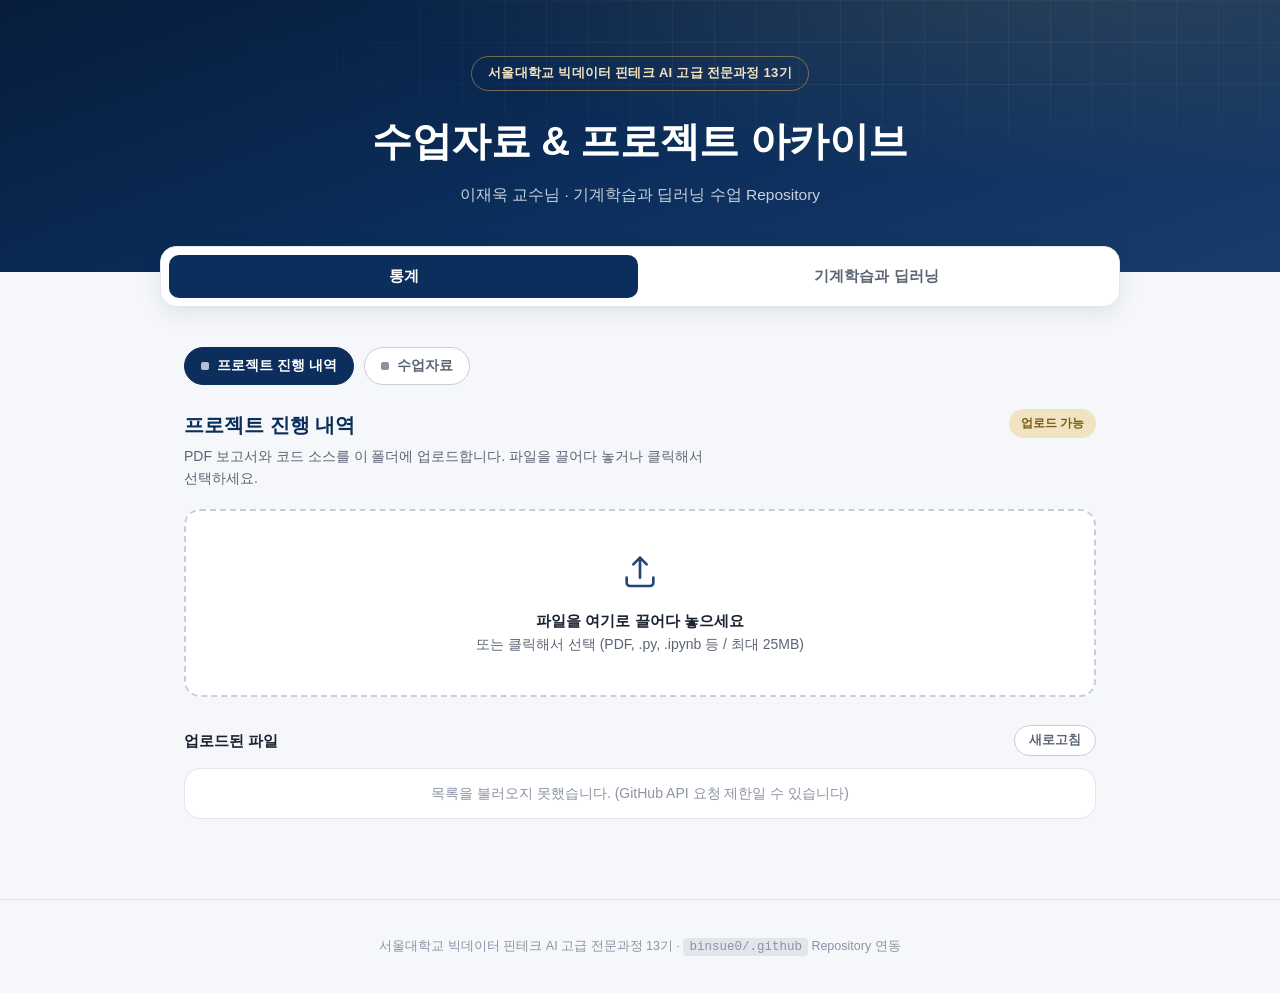
<file: index.html>
<!DOCTYPE html>
<html lang="ko">
<head>
<meta charset="UTF-8">
<meta name="viewport" content="width=device-width, initial-scale=1.0">
<title>서울대학교 빅데이터 핀테크 AI 고급 전문과정 13기 | 수업자료</title>
<link rel="stylesheet" href="style.css">
</head>
<body>

  <!-- ===== 헤더 / 히어로 ===== -->
  <header class="hero">
    <div class="hero-inner">
      <span class="badge">서울대학교 빅데이터 핀테크 AI 고급 전문과정 13기</span>
      <h1 class="hero-title">수업자료 &amp; 프로젝트 아카이브</h1>
      <p class="hero-sub">이재욱 교수님 · 기계학습과 딥러닝 수업 Repository</p>
    </div>
  </header>

  <!-- ===== 탭 네비게이션 ===== -->
  <nav class="tabs" role="tablist" aria-label="과목 탭">
    <button class="tab-btn is-active" role="tab" aria-selected="true" aria-controls="panel-stats" id="tab-stats" data-tab="stats">
      통계
    </button>
    <button class="tab-btn" role="tab" aria-selected="false" aria-controls="panel-ml" id="tab-ml" data-tab="ml">
      기계학습과 딥러닝
    </button>
  </nav>

  <main class="container">

    <!-- ===== 탭 패널 1: 통계 ===== -->
    <section class="tab-panel is-active" id="panel-stats" role="tabpanel" aria-labelledby="tab-stats">

      <!-- 하위 폴더 서브 탭 -->
      <div class="subtabs" role="tablist" aria-label="통계 하위 폴더">
        <button class="subtab-btn is-active" data-folder="project_progress" role="tab" aria-selected="true">
          <i class="folder-dot"></i> 프로젝트 진행 내역
        </button>
        <button class="subtab-btn" data-folder="lecture_materials" role="tab" aria-selected="false">
          <i class="folder-dot"></i> 수업자료
        </button>
      </div>

      <!-- 프로젝트 진행 내역 폴더 -->
      <div class="folder-panel is-active" id="folder-project_progress">
        <div class="folder-head">
          <div>
            <h2 class="folder-title">프로젝트 진행 내역</h2>
            <p class="folder-desc">PDF 보고서와 코드 소스를 이 폴더에 업로드합니다. 파일을 끌어다 놓거나 클릭해서 선택하세요.</p>
          </div>
          <span class="upload-enabled-tag">업로드 가능</span>
        </div>

        <!-- 드래그앤드롭 업로드 영역 -->
        <div class="dropzone" id="dropzone-project" tabindex="0" role="button"
             aria-label="파일을 끌어다 놓거나 클릭해서 업로드">
          <div class="dropzone-icon" aria-hidden="true">
            <svg width="40" height="40" viewBox="0 0 24 24" fill="none" stroke="currentColor" stroke-width="1.6">
              <path d="M12 16V4M12 4l-4 4M12 4l4 4" stroke-linecap="round" stroke-linejoin="round"/>
              <path d="M4 16v3a2 2 0 0 0 2 2h12a2 2 0 0 0 2-2v-3" stroke-linecap="round" stroke-linejoin="round"/>
            </svg>
          </div>
          <p class="dropzone-text">
            <strong>파일을 여기로 끌어다 놓으세요</strong><br>
            또는 클릭해서 선택 (PDF, .py, .ipynb 등 / 최대 25MB)
          </p>
          <input type="file" id="fileInput-project" multiple hidden
                 accept=".pdf,.py,.ipynb,.js,.html,.css,.txt,.md,.csv,.json">
        </div>

        <!-- 업로드 진행상황 -->
        <ul class="upload-queue" id="uploadQueue-project" aria-live="polite"></ul>

        <!-- 파일 목록 -->
        <div class="file-list-head">
          <h3>업로드된 파일</h3>
          <button class="refresh-btn" id="refreshBtn-project" type="button">새로고침</button>
        </div>
        <ul class="file-list" id="fileList-project">
          <li class="file-list-loading">불러오는 중...</li>
        </ul>
      </div>

      <!-- 수업자료 폴더 (열람 전용) -->
      <div class="folder-panel" id="folder-lecture_materials">
        <div class="folder-head">
          <div>
            <h2 class="folder-title">수업자료</h2>
            <p class="folder-desc">교수님이 배포한 강의자료입니다. 현재는 열람만 가능합니다.</p>
          </div>
          <span class="upload-disabled-tag">열람 전용</span>
        </div>

        <div class="file-list-head">
          <h3>강의자료 목록</h3>
          <button class="refresh-btn" id="refreshBtn-lecture" type="button">새로고침</button>
        </div>
        <ul class="file-list" id="fileList-lecture">
          <li class="file-list-loading">불러오는 중...</li>
        </ul>
      </div>

    </section>

    <!-- ===== 탭 패널 2: 기계학습과 딥러닝 (추후 별도 설계) ===== -->
    <section class="tab-panel" id="panel-ml" role="tabpanel" aria-labelledby="tab-ml" hidden>
      <div class="coming-soon">
        <div class="coming-soon-icon" aria-hidden="true">
          <svg width="36" height="36" viewBox="0 0 24 24" fill="none" stroke="currentColor" stroke-width="1.6">
            <circle cx="12" cy="12" r="9"/>
            <path d="M12 7v5l3 3" stroke-linecap="round" stroke-linejoin="round"/>
          </svg>
        </div>
        <h2>기계학습과 딥러닝</h2>
        <p>이 탭의 폴더 구조와 업로드 기능은 추후 별도로 설계될 예정입니다.</p>
      </div>
    </section>

  </main>

  <!-- ===== 업로드 비밀번호 모달 ===== -->
  <div class="modal-backdrop" id="passwordModal" hidden>
    <div class="modal" role="dialog" aria-modal="true" aria-labelledby="modalTitle">
      <h3 id="modalTitle">업로드 비밀번호</h3>
      <p class="modal-desc">파일을 저장소에 올리려면 업로드 비밀번호를 입력하세요.</p>
      <input type="password" id="uploadPassword" placeholder="비밀번호" autocomplete="off">
      <p class="modal-error" id="modalError" hidden>비밀번호가 올바르지 않습니다.</p>
      <div class="modal-actions">
        <button class="btn-secondary" id="modalCancel" type="button">취소</button>
        <button class="btn-primary" id="modalConfirm" type="button">확인</button>
      </div>
    </div>
  </div>

  <footer class="site-footer">
    <p>서울대학교 빅데이터 핀테크 AI 고급 전문과정 13기 · <code>binsue0/.github</code> Repository 연동</p>
  </footer>

  <script src="script.js"></script>
</body>
</html>
</file>
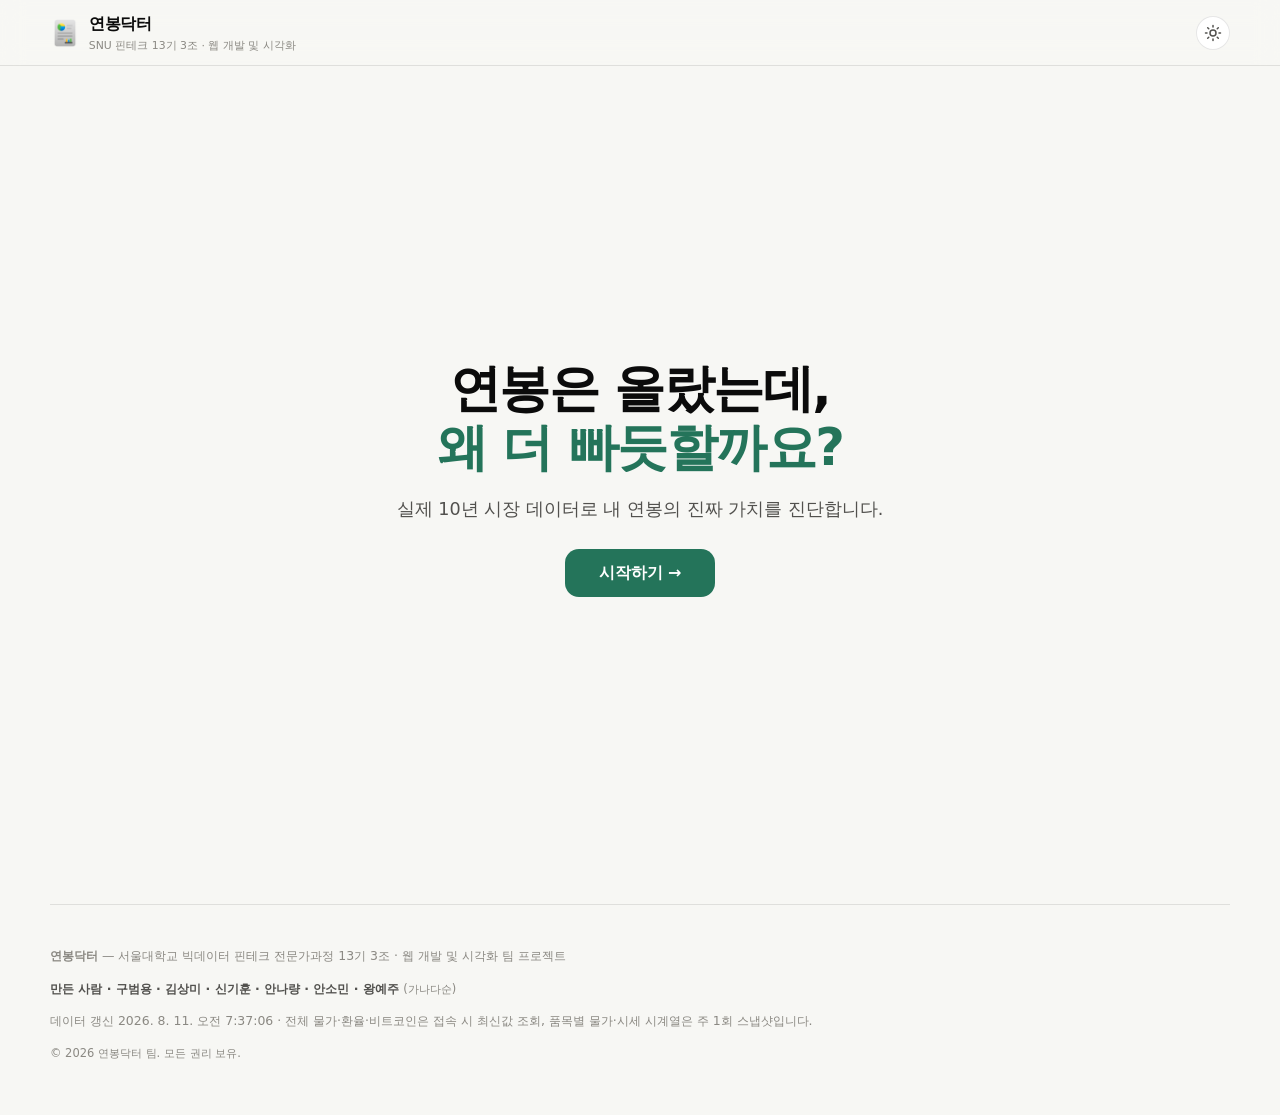
<file: realwage/index.html>
<!DOCTYPE html>
<html lang="ko" data-theme="">
<head>
<meta charset="utf-8">
<meta name="viewport" content="width=device-width, initial-scale=1">
<title>연봉닥터 — 연봉은 올랐는데 왜 더 빠듯할까?</title>
<meta name="description" content="물가를 반영한 내 연봉의 실질 가치를 진단하고, 실제 10년 시장 데이터로 부족분을 메울 자산배분을 설계합니다.">
<link rel="icon" type="image/png" href="assets/img/logo.png">
<link rel="apple-touch-icon" href="assets/img/logo.png">
<link rel="stylesheet" href="assets/css/styles.css">
</head>
<body>

<header class="topbar">
  <div class="wrap topbar-inner">
    <a class="brand" href="#top">
      <img class="brand-mark" src="assets/img/logo.png" alt="" aria-hidden="true">
      <span>연봉닥터<small>SNU 핀테크 13기 3조 · 웹 개발 및 시각화</small></span>
    </a>
    <button class="theme-toggle" id="themeToggle" type="button" aria-label="테마 전환" title="라이트/다크 테마 전환">
      <svg class="theme-icon theme-icon-sun" viewBox="0 0 24 24" fill="none" stroke="currentColor" stroke-width="2" stroke-linecap="round" stroke-linejoin="round" aria-hidden="true">
        <circle cx="12" cy="12" r="4"></circle>
        <path d="M12 2v2M12 20v2M4.93 4.93l1.41 1.41M17.66 17.66l1.41 1.41M2 12h2M20 12h2M6.34 17.66l-1.41 1.41M19.07 4.93l-1.41 1.41"></path>
      </svg>
      <svg class="theme-icon theme-icon-moon" viewBox="0 0 24 24" fill="currentColor" aria-hidden="true">
        <path d="M20.354 15.354A9 9 0 0 1 8.646 3.646 9.003 9.003 0 1 0 20.354 15.354z"></path>
      </svg>
    </button>
  </div>
</header>

<main class="wrap" id="top">

  <!-- ══════════════ 홈 · 온보딩 → 로딩 → 요약 ══════════════
       탭이 패널을 숨기지 않으므로, 아래로 내 물가 → 실질임금 진단 →
       목표 자산 → 자산 타임머신이 항상 이어져 있는 "리포트"다.
       이 섹션은 그 리포트의 표지 역할만 한다: 처음이면 3문항을 순서대로
       묻고, 이미 답했으면 한 줄 요약만 보여준다. -->
  <section class="panel" id="panel-home">

    <!-- 상태 1 · 로딩 인터스티셜 (문항 다 답하고 결과 계산 "연출") -->
    <div class="home-hero" id="homeLoading" hidden>
      <div class="loading-ring" aria-hidden="true"></div>
      <p class="loading-msg" id="loadingMsg">당신의 물가를 계산하는 중…</p>
    </div>

    <!-- 상태 3 · 온보딩 (0: 인트로, 1~3: 문항) -->
    <div class="home-hero" id="homeOnboarding">
      <div class="onboarding-progress-wrap" id="onboardProgressWrap" hidden>
        <div class="onboarding-progressbar"><div class="onboarding-progressbar-fill" id="onbProgressFill"></div></div>
        <span class="onboarding-progress-text" id="onbProgressText">1 / 3</span>
      </div>

      <!-- 0 · 인트로 -->
      <div class="onboarding-step" data-step="0">
        <h1>연봉은 올랐는데,<br><em>왜 더 빠듯할까요?</em></h1>
        <p class="lede">실제 10년 시장 데이터로 내 연봉의 진짜 가치를 진단합니다.</p>
        <button class="home-start-btn" id="onbStart" type="button">시작하기 →</button>
      </div>

      <!-- 1 · 생활 유형 -->
      <div class="onboarding-step" data-step="1" hidden>
        <p class="kicker">Q1 · 내 물가</p>
        <h2>어떤 유형에 가까우신가요?</h2>
        <div class="card onboarding-card">
          <div class="persona-grid" id="onbPersonaGrid" role="group" aria-label="생활 유형 선택">
            <button type="button" data-persona="solo" aria-pressed="true"><b>혼자 생활비를 관리해요</b><span>1인 가구 통계</span></button>
            <button type="button" data-persona="couple" aria-pressed="false"><b>둘이 생활비를 함께 써요</b><span>2인 가구 통계</span></button>
            <button type="button" data-persona="family" aria-pressed="false"><b>가족과 목표를 준비해요</b><span>4인 가구 통계</span></button>
          </div>
        </div>
        <div class="onboarding-nav">
          <button class="onboarding-back" data-back type="button">← 이전</button>
          <button class="home-start-btn" id="onbNext1" type="button">다음 →</button>
        </div>
      </div>

      <!-- 2 · 월 생활비 -->
      <div class="onboarding-step" data-step="2" hidden>
        <p class="kicker">Q2 · 내 물가</p>
        <h2>한 달 생활비는 얼마 정도인가요?</h2>
        <div class="card onboarding-card is-wide">
          <label class="field">월 생활비
            <span class="input-wrap"><input type="number" id="onbMonthlySpend" min="0" step="10" inputmode="numeric"><span>만원</span></span>
          </label>
          <p class="field-note">방금 고른 생활 유형의 평균값을 채워 뒀어요.</p>
          <div class="spend-details">
            <div class="donut-row">
              <div id="onbSpendFields" style="flex:1;min-width:230px"></div>
              <div class="donut-wrap">
                <div class="donut" id="onbSpendDonut"></div>
                <div class="donut-center" id="onbSpendDonutCenter"></div>
              </div>
            </div>
            <div class="legend" id="onbSpendLegend"></div>
          </div>
        </div>
        <div class="onboarding-nav">
          <button class="onboarding-back" data-back type="button">← 이전</button>
          <button class="home-start-btn" id="onbNext2" type="button">다음 →</button>
        </div>
      </div>

      <!-- 3 · 연봉 -->
      <div class="onboarding-step" data-step="3" hidden>
        <p class="kicker">Q3 · 실질임금 진단</p>
        <h2>현재·내년 예상 연봉은요?</h2>
        <div class="card onboarding-card">
          <div class="field-grid">
            <label class="field">현재 연봉
              <span class="input-wrap"><input type="number" id="onbCurSalary" min="0" step="100" value="3600" inputmode="numeric"><span>만원</span></span>
            </label>
            <label class="field">내년 예상 연봉
              <span class="input-wrap"><input type="number" id="onbNextSalary" min="0" step="100" value="3750" inputmode="numeric"><span>만원</span></span>
            </label>
          </div>
        </div>
        <div class="onboarding-nav">
          <button class="onboarding-back" data-back type="button">← 이전</button>
          <button class="home-start-btn" id="onbFinish" type="button">리포트 보기 →</button>
        </div>
      </div>
    </div>

  </section>

  <!-- ══════════════ 리포트 · 카드뉴스 덱 (v8) ══════════════
       내 물가·실질임금 진단·결론을 세로 스크롤 대신 카드 7장을 좌우로
       넘기며 보는 방식으로 바꿨다(v12에서 "얼마나 비싸게 살고 있나"와
       "범인은?" 카드를 하나로 합쳐 7장→6장, v13에서 "내 연봉 vs
       물가"가 스탯 5개까지 기본 펼침이 되며 "인상률 상세 지표" 카드로
       나뉘어 6장→7장, v14에서 막대그래프 3개를 없애고 생긴 여유로
       "인상률 상세 지표"를 다시 합치는 대신 "10년 추이" 토글을 별도
       카드로 뺐다 — 결과적으로 7장 그대로 유지. v21에서 점수 위젯을
       없애고 카드7에 있던 결론을 카드1로 당겨왔다 — 카드1은 이제
       "결론부터", 카드7은 "실천하면 어떻게 달라지는지"(시나리오)로
       마무리한다. 카드 수는 여전히 7장). id는 전부 예전 그대로
       유지했다 —
       renderMine()/renderGap()/renderFrontConclusion() 등은 전부
       $("#id")로 엘리먼트를 찾아 쓰는 구조라, 어느 카드가 감싸든
       그대로 동작한다.
       설문 도중에는 숨겨 둔다 — 아직 안 끝난 설문 밑에 결과가 미리
       보이면 안 된다. 설문을 마치면(또는 재방문자면) JS가 드러낸다. -->
  <section class="deck" id="deck" hidden>
    <div class="print-doc-header print-only">
      <p class="print-doc-title">연봉닥터</p>
      <p class="print-doc-meta" id="printMetaReport"></p>
    </div>
    <div class="deck-toolbar no-print">
      <button class="deck-view-toggle" id="deckViewToggle" type="button" aria-pressed="false">한눈에 보기</button>
    </div>
    <div class="deck-dots" id="deckDots" role="tablist" aria-label="카드 진행"></div>
    <p class="visually-hidden" id="deckLiveRegion" aria-live="polite"></p>

    <div class="deck-shell">
      <button class="deck-arrow deck-arrow-prev" id="deckPrevBtn" type="button" aria-label="이전 카드">‹</button>

      <div class="deck-viewport" id="deckViewport">
        <div class="deck-track" id="deckTrack">

          <!-- 카드 1 · 결론부터 (v21: 점수 위젯을 없애고, 카드7에 있던
               결론을 맨 앞으로 당겨왔다 — buildFinalConclusion()이 그대로
               #finalBody를 채우고, 카드 진입 시(카드덱이 열리자마자,
               index 0) 타이핑 연출도 여기서 재생된다.) -->
          <section class="deck-card is-cover" id="card-1">
            <p class="kicker">먼저 결론부터 말하면</p>
            <h1 class="report-heading" id="finalHeadline">당신을 위한 결론</h1>
            <div class="chart-box is-compact-bar home-gap-chart" id="homeGapChart" hidden></div>
            <p class="final-body" id="finalBody"></p>
            <button class="onboarding-back deck-restart-link" type="button">처음부터 다시 입력하기</button>
          </section>

          <!-- 카드 2 · 내 물가란? -->
          <section class="deck-card" id="card-2">
            <h2 class="report-heading">내 물가란?</h2>
            <div class="concept-note">
              <p>공식 물가는 전 국민 평균이에요. 그런데 품목마다 물가 상승률이 다르기 때문에,
                 내가 실제로 쓰는 품목 비중으로 다시 계산한 게 <b>'내 물가'</b>예요.</p>
            </div>
            <div class="card bento-input">
              <div class="section-head">
                <div><h2>나와 가까운 생활 유형</h2><p>설문에서 입력하신 내용이에요.</p></div>
              </div>

              <div class="deck-split">
                <div>
                  <label class="field total-field">가구 유형
                    <p class="field-value" id="personaLabel">—</p>
                  </label>

                  <label class="field total-field">내 월 생활비
                    <span class="input-wrap"><input type="number" id="monthlySpend" min="0" step="10" inputmode="numeric" value="0" readonly><span>만원</span></span>
                  </label>
                </div>
                <div class="spend-chart-col">
                  <p class="spend-details-label">세부 품목별 금액</p>
                  <div class="donut-row is-centered">
                    <div class="donut-wrap">
                      <div class="donut" id="spendDonut"></div>
                      <div class="donut-center" id="spendDonutCenter"></div>
                    </div>
                  </div>
                  <div class="legend is-centered" id="spendLegend"></div>
                </div>
              </div>
            </div>

            <div class="card" id="inflationForecastCard" hidden>
              <h3 class="block-title">공식 물가, 앞으로는 어떻게 될까</h3>
              <p class="block-q">최근 흐름에 직선을 맞춰 앞으로 1년을 연장한 <b>추세선</b>입니다. 예측치이며 실제와 다를 수 있어요.</p>
              <div class="chart-box" id="forecastChart"></div>
              <div class="legend" id="forecastLegend"></div>
            </div>
          </section>

          <!-- 카드 3 · 얼마나 비싸게 살고 있나 (구 카드3 "얼마나 비싸게
               살고 있나" + 카드4 "범인은?" 통합 — 같은 이야기(내 물가가
               어떤 항목 때문에 더 비싼지)를 두 카드로 나눌 필요가
               없다는 피드백. 1위 항목을 두 번 말하던 문장(#contribSummary)은
               지우고 그 정보(한 달에 약 X만원 더/덜 나가요)를
               #mineVerdict 헤드라인 문장에 흡수했다. -->
          <section class="deck-card" id="card-3">
            <h2 class="report-heading">얼마나 비싸게 살고 있나</h2>
            <div class="card bento-hero">
              <p class="kicker">뉴스에 나오는 물가는 전국 평균입니다</p>
              <div class="price-compare">
                <div class="price-compare-item">
                  <span class="price-compare-label">공식 물가</span>
                  <span class="price-compare-value" id="officialRateBig">—</span>
                </div>
                <div class="price-compare-item is-mine">
                  <span class="price-compare-label">내 물가</span>
                  <span class="price-compare-value" id="myRateBig">—</span>
                  <span class="price-compare-diff" id="myRateDiff">—</span>
                </div>
              </div>
              <p class="verdict" id="mineVerdict">—</p>
            </div>
            <div class="card bento-contrib">
              <h3 class="block-title">내 물가를 밀어올린 범인</h3>
              <ol class="contrib-rank" id="contribRank"></ol>
              <div id="mineTips"></div>
              <details class="calc-detail">
                <summary>상세 계산 보기</summary>
                <p class="block-q">막대 = 지출 비중 × 그 품목의 물가상승률. 다 더하면 내 물가입니다.</p>
                <div class="calc-walk" id="contribMath"></div>
                <div class="chart-box" id="contribChart"></div>
              </details>
              <span class="src-note" id="mineSrc">—</span>
            </div>
          </section>

          <!-- 카드 4 · 내 연봉 vs 물가 -->
          <section class="deck-card" id="card-4">
            <h2 class="report-heading">내 연봉 vs 물가</h2>
            <div class="concept-note is-compact">
              <p><b>물가 유지선</b>은 작년과 똑같이 살려면 필요한 연봉입니다.
                 올해 연봉에 내 물가만큼을 더한 금액이죠. 내년 연봉이 이 선을
                 넘으면 실질 소득이 늘어난 것이고, 못 넘으면 <b>연봉은
                 올랐는데 형편은 나빠진 것</b>입니다.</p>
            </div>
            <div class="deck-split">
              <div class="card bento-input">
                <div class="section-head">
                  <div><h2>나의 소득 조건</h2><p>설문에서 답하신 연봉이에요.</p></div>
                </div>

                <div class="field-grid">
                  <label class="field">현재 연봉
                    <span class="input-wrap"><input type="number" id="curSalary" min="0" step="100" value="3600" readonly><span>만원</span></span>
                  </label>
                  <label class="field">내년 예상 연봉
                    <span class="input-wrap"><input type="number" id="nextSalary" min="0" step="100" value="3750" readonly><span>만원</span></span>
                  </label>
                </div>
                <p class="err-text" id="salaryErr" hidden></p>

                <p class="field-note skeleton-bar" id="inflSource">—</p>
              </div>

              <div class="card bento-main">
                <h3 class="block-title">내 연봉은 물가를 이겼을까?</h3>
                <p class="verdict" id="gapVerdict">—</p>
              </div>
            </div>

            <!-- v14: 막대그래프 3개를 없애고 나니 생긴 여유로, 따로
                 분리했던 "인상률 상세 지표" 카드(v13)를 다시 이 카드로
                 합쳤다. 계산·id는 그대로, 노출 위치만 바뀐다. -->
            <div class="card">
              <div class="stat-grid" id="gapStats"></div>
            </div>
          </section>

          <!-- 카드 5 · 격차는 해마다 벌어집니다 (10년 추이, v14: 토글을
               눌러야만 보이던 걸 없애고 별도 카드로 분리해서 진입하면
               바로 펼쳐진 상태로 보이게 했다. -->
          <section class="deck-card" id="card-5">
            <h2 class="report-heading">격차는 해마다 벌어집니다</h2>
            <p class="report-intro">지금 조건이 유지되면 간격이 매년 얼마나 커지는지 10년치로 봤어요.</p>
            <div class="card">
              <p class="verdict" id="trendVerdict">—</p>
              <div class="chart-box" id="trendChart"></div>
              <div class="legend" id="trendLegend"></div>
              <div id="trendTips"></div>
            </div>
          </section>

          <!-- 카드 6 · 그래서 얼마 더 받아야 하나 -->
          <section class="deck-card" id="card-6">
            <h2 class="report-heading">그래서 얼마 더 받아야 하나</h2>
            <div class="card bento-half-b">
              <h3 class="block-title">연봉 협상 가이드</h3>
              <p class="block-q">물가를 방어하려면 최소 얼마를 올려야 하는지, 세 금액을 나란히 비교합니다.</p>
              <div class="chart-box is-compact-bar" id="negoChart"></div>
              <div class="stat-grid" id="negoStats"></div>
              <table class="print-only print-only-table" id="negoPrintTable">
                <thead><tr><th>항목</th><th class="num">금액</th><th>기준</th></tr></thead>
                <tbody></tbody>
              </table>
              <p class="verdict" id="negoVerdict">—</p>
            </div>
          </section>

          <!-- 카드 7 · 그래서 어떻게 달라질까 + 더 보기 (v21: 결론
               텍스트는 카드1로 옮겼다 — 리포트를 다 보고 난 마지막
               카드는 "실천하면 이렇게 달라진다"는 시나리오로 마무리한다.) -->
          <section class="deck-card" id="card-7">
            <div class="card" id="scenarioCard" hidden>
              <p class="kicker">마지막으로</p>
              <h3 class="block-title">이렇게 실천하면 어떻게 달라질까</h3>
              <p class="block-q" id="scenarioNote">—</p>
              <div class="scenario-grid" id="scenarioGrid"></div>
            </div>

            <div class="card no-print">
              <p class="kicker">더 보고 싶다면</p>
              <h3 class="block-title">목표와 과거 성과도 확인해 보세요</h3>
              <p class="block-q">필요하면 펼쳐서 볼 수 있어요 — 기본 리포트에는 포함하지 않았습니다.</p>
              <div class="next-step-actions">
                <button class="home-start-btn is-compact" id="revealGoalBtn" type="button">목표 자산 계획하기 →</button>
                <button class="home-start-btn is-compact" id="revealTimeBtn" type="button">자산 타임머신 →</button>
              </div>
            </div>

            <div class="pdf-download-wrap">
              <button class="home-start-btn is-compact pdf-download-btn" id="downloadReportBtn" type="button">PDF로 다운받기</button>
            </div>

            <div class="home-summary-links">
              <button class="onboarding-back deck-restart-link" id="homeRestartBtn" type="button">처음부터 다시 입력하기</button>
            </div>
          </section>

        </div>
      </div>

      <button class="deck-arrow deck-arrow-next" id="deckNextBtn" type="button" aria-label="다음 카드">›</button>
    </div>

    <!-- 카드 덱 전체 아래로 옮겼다(v20) — 결론이 먼저 보이고, 시세는
         다 보고 난 뒤 참고하는 보조 정보로. setReportVisible이 hidden을
         같이 켠다. -->
    <div class="ticker" id="ticker" aria-label="시장 지표" hidden>
      <span class="tick skeleton-tick" aria-hidden="true"><span class="skeleton-bar" style="width:5.6em"></span></span>
      <span class="tick skeleton-tick" aria-hidden="true"><span class="skeleton-bar" style="width:6.4em"></span></span>
      <span class="tick skeleton-tick" aria-hidden="true"><span class="skeleton-bar" style="width:5em"></span></span>
      <span class="visually-hidden">지표 불러오는 중…</span>
    </div>
  </section>

  <!-- ══════════════ 리포트 3 · 목표 자산 ══════════════ -->
  <section class="panel" id="panel-goal" hidden>
    <button class="deck-back-btn" type="button">← 카드 리포트로 돌아가기</button>
    <div class="print-doc-header print-only">
      <p class="print-doc-title">목표 자산 계획</p>
      <p class="print-doc-meta" id="printMetaGoal"></p>
    </div>
    <h2 class="report-heading">목표 자산 모으기</h2>
    <p class="report-intro">다음은 목표까지 얼마나 남았는지 계산해봤어요.</p>
    <button class="home-start-btn is-compact pdf-download-btn" id="downloadGoalBtn" type="button">PDF로 다운받기</button>

    <div class="concept-note is-compact">
      <p>목표 금액과 기간을 넣으면 <b>매달 얼마를 모아야 하는지</b> 거꾸로 계산합니다.
         모으는 동안 돈이 불어나는 것(복리)까지 반영해요.</p>
      <p>기대수익률은 우리가 정한 값이 아니라,
         <b>각 성향의 구성 자산이 지난 10년간 실제로 낸 수익률</b>입니다.
         그래서 성향을 바꾸면 필요한 저축액도 달라집니다.</p>
    </div>
    <div class="bento">
      <div class="card bento-input">
          <div class="section-head">
            <div><h2>목표 설정</h2><p>목표를 직접 입력해보세요.</p></div>
          </div>
          <div class="field-grid">
            <label class="field">목표 금액
              <span class="input-wrap"><input type="number" id="goalAmount" min="0" step="500" value="0"><span>만원</span></span>
            </label>
            <label class="field">현재 보유 자산
              <span class="input-wrap"><input type="number" id="goalCurrent" min="0" step="100" value="0"><span>만원</span></span>
            </label>
            <label class="field field-span2">목표 기간
              <div class="duo-input">
                <span class="input-wrap"><input type="number" id="goalYears" min="0" max="40" step="1" value="0"><span>년</span></span>
                <span class="input-wrap"><input type="number" id="goalMonths" min="0" max="11" step="1" value="0"><span>개월</span></span>
              </div>
            </label>
          </div>
          <p class="err-text" id="goalErr" hidden></p>

          <label class="range-label" style="margin-top:1rem">
            월 저축 가능액 <span class="val" id="goalMonthlyVal">0만원</span>
            <input type="range" id="goalMonthly" min="0" max="200" step="5" value="0">
            <span class="range-scale"><span>0</span><span>200만원</span></span>
          </label>

          <p class="field-note" id="goalRiskNote">—</p>

          <p class="answer-bridge">이 내용으로 아래 결과를 계산했어요 ↓</p>
      </div>

      <div class="card bento-main">
        <h3 class="block-title">목표까지 얼마가 필요한가</h3>
        <p class="block-q">현재 저축액으로 목표에 닿는지, 부족하면 얼마나 더 필요한지 보여줍니다.</p>
        <div class="stat-grid" id="goalStats"></div>
        <p class="verdict" id="goalVerdict">—</p>
      </div>

      <div class="card bento-half-a">
        <h3 class="block-title">시간에 따른 자산 성장</h3>
        <p class="block-q">곡선이 점선(목표)에 언제 닿는지가 핵심입니다.</p>
        <div class="chart-box" id="growthChart"></div>
      </div>

      <div class="card bento-half-b">
        <h3 class="block-title">투자 성향별 비교</h3>
        <p class="block-q">같은 목표라도 성향에 따라 필요한 월 저축액이 달라집니다.</p>
        <div class="chart-box" id="goalScenarioChart"></div>
        <div class="table-scroll"><table>
          <thead><tr><th>성향</th><th class="num">기대수익률</th><th class="num">필요 월 저축</th><th class="num">예상 최종자산</th></tr></thead>
          <tbody id="goalScenarioTable"></tbody>
        </table></div>
      </div>

      <div class="card bento-full">
        <h3 class="block-title">선택한 포트폴리오 구성</h3>
        <p class="block-q">기대수익률은 아래 자산들의 <strong>실제 10년 실현 수익률</strong>로 계산했습니다.</p>

        <div class="mix-compare" id="riskCompare"></div>

        <details class="mix-tuner" id="mixTuner">
          <summary>비중을 직접 맞춰보기</summary>
          <p class="field-note">하나를 올리면 나머지가 비례해서 줄어듭니다. 합은 항상 100%입니다.</p>
          <div id="mixFields"></div>
          <button class="mix-reset" id="mixReset" type="button" hidden>선택한 성향으로 되돌리기</button>
        </details>

        <div class="donut-row">
          <div class="donut-wrap">
            <div class="donut" id="donut"></div>
            <div class="donut-center" id="donutCenter"></div>
          </div>
          <div style="flex:1;min-width:230px">
            <div class="stat-grid" id="planStats"></div>
          </div>
        </div>
        <div class="legend" id="planLegend"></div>
        <div class="table-scroll"><table>
          <thead><tr><th>자산</th><th>비중</th><th class="num">10년 CAGR</th><th class="num">연 변동성</th><th class="num">최대 낙폭</th></tr></thead>
          <tbody id="planTable"></tbody>
        </table></div>
        <span class="src-note" id="planSrc">—</span>
      </div>
    </div>
  </section>

  <!-- ══════════════ 리포트 4 · 자산 타임머신 ══════════════ -->
  <section class="panel" id="panel-time" hidden>
    <button class="deck-back-btn" type="button">← 카드 리포트로 돌아가기</button>
    <div class="print-doc-header print-only">
      <p class="print-doc-title">자산 타임머신</p>
      <p class="print-doc-meta" id="printMetaTime"></p>
    </div>
    <h2 class="report-heading">자산 타임머신</h2>
    <p class="report-intro">마지막으로, 그때 샀다면 어땠을지 시간을 되돌려볼게요.</p>
    <button class="home-start-btn is-compact pdf-download-btn" id="downloadTimeBtn" type="button">PDF로 다운받기</button>

    <div class="concept-note is-compact">
      <p>앞에서 “기대수익률 몇 %”라고 했는데, <b>정말 그랬는지 확인하는 곳</b>입니다.
         실제 월별 가격 10년치로 “그때 넣었으면 지금 얼마”를 계산합니다.</p>
      <p>회색 점선은 같은 기간 물가입니다. <b>이 선 아래면 물가를 못 이긴 것</b>이에요.
         수익률 옆에는 <b>최대 낙폭</b>을 나란히 뒀습니다 —
         그 수익을 얻기까지 견뎌야 했던 손실이라 함께 봐야 합니다.</p>
    </div>
    <div class="bento">

      <!-- v20 항목9: 입력을 바꾸면 옆 그래프가 바로 갱신되므로, 데스크톱
           에서는 나란히 놓아 스크롤 없이 입력→결과를 바로 볼 수 있게
           한다(.deck-split — 카드뉴스 덱에서 쓰던 2단 유틸리티를 재사용).
           모바일(861px 미만)은 기존처럼 세로로 쌓인다. -->
      <div class="deck-split">
        <div class="card bento-input">
          <div class="section-head">
            <div><h2>그때 샀다면?</h2><p>시작 시점과 금액을 고르세요.</p></div>
          </div>

          <label class="field">투자 시작 시점
            <span class="input-wrap"><input type="month" id="startMonth"><span></span></span>
          </label>
          <label class="field">투자 금액
            <span class="input-wrap"><input type="number" id="investAmount" min="0" step="100" value="1000" inputmode="numeric"><span>만원</span></span>
          </label>

          <div class="field" style="margin-bottom:.3rem">비교할 자산</div>
          <div class="asset-picks" id="assetPicks"></div>
          <p class="field-note">완료된 달은 월말 종가, 최신 진행 월은 수집 시점 가격을 씁니다. 해외 자산은 원/달러 환율로 환산한 원화 기준입니다.</p>
          <p class="field-note skeleton-bar" id="btcLiveNote">—</p>
        </div>

        <div class="card bento-main">
          <h3 class="block-title">자산별 성장 경로</h3>
          <p class="block-q">회색 점선은 같은 기간 소비자물가입니다. 이 선 아래면 물가를 못 이긴 것입니다.</p>
          <div class="chart-box" id="timeChart"></div>
          <div class="legend" id="timeLegend"></div>
          <span class="src-note" id="timeSrc">—</span>
        </div>
      </div>

      <div class="card bento-full">
        <div class="stat-grid" id="timeStats"></div>
        <p class="verdict" id="timeVerdict">—</p>
      </div>

      <div class="card bento-full">
        <h3 class="block-title">수익률과 위험을 함께 보기</h3>
        <p class="block-q">수익률만 보면 안 됩니다. 최대 낙폭은 그 수익을 얻기까지 견뎌야 했던 손실입니다.</p>
        <div class="table-scroll"><table>
          <thead><tr><th>자산</th><th class="num">누적 수익률</th><th class="num">연평균(CAGR)</th><th class="num">연 변동성</th><th class="num">최대 낙폭</th></tr></thead>
          <tbody id="timeTable"></tbody>
        </table></div>
      </div>

      <div class="card bento-full">
        <h3 class="block-title">시작 달이 조금 달랐다면?</h3>
        <p class="block-q">한 날짜만 고르면 코로나 급락이나 랠리 같은 특수한 시점에 결과가 치우칠 수 있습니다. 선택한 달 앞뒤 6개월의 실제 결과를 함께 비교합니다.</p>
        <div class="table-scroll"><table>
          <thead><tr><th>자산</th><th class="num">앞뒤 6개월 범위</th><th class="num">중앙값</th><th class="num">선택한 달</th></tr></thead>
          <tbody id="timingTable"></tbody>
        </table></div>
        <p class="verdict" id="timingVerdict">—</p>
      </div>
    </div>
  </section>

  <!-- ══════════════ 계산 근거 ══════════════
       리포트의 일부라 설문 중에는 숨긴다. setReportVisible이 함께 켠다. -->
  <details class="disclosure" id="basis" hidden>
    <summary>계산에 들어간 근거와 데이터 출처</summary>
    <div class="body">
      <h4>데이터 출처</h4>
      <ul id="srcList"><li>불러오는 중…</li></ul>

      <h4>정제 과정에서 제외한 값</h4>
      <ul id="cleanList"><li>불러오는 중…</li></ul>

      <h4>가정</h4>
      <ul id="assumeList"><li>불러오는 중…</li></ul>

      <h4>한계</h4>
      <ul>
        <li>이 페이지의 모든 값은 입력한 가정에 따른 <strong>추정치</strong>입니다.</li>
        <li>과거 수익률은 미래 수익을 보장하지 않습니다. 특히 10년은 특정 국면에 치우칠 수 있습니다.</li>
        <li>세금·거래비용·배당 재투자·환전 수수료는 반영하지 않았습니다.</li>
        <li>투자 손실 가능성이 있으며, 이 결과는 <strong>투자 권유나 재무·법률 자문이 아닙니다</strong>. 중요한 결정 전에는 자격을 갖춘 전문가와 상의하세요.</li>
      </ul>
    </div>
  </details>

  <footer>
    <p><strong>연봉닥터</strong> — 서울대학교 빅데이터 핀테크 전문가과정 13기 3조 · 웹 개발 및 시각화 팀 프로젝트</p>
    <p class="credits">만든 사람 · 구범용 · 김상미 · 신기훈 · 안나량 · 안소민 · 왕예주 <span class="sep">(가나다순)</span></p>
    <p id="buildInfo" class="skeleton-bar">—</p>
    <p class="copyright">&copy; 2026 연봉닥터 팀. 모든 권리 보유.</p>
  </footer>
</main>

<div id="tooltip" hidden></div>

<button class="scroll-top-btn" id="scrollTopBtn" type="button" aria-label="맨 위로" hidden>
  <svg viewBox="0 0 24 24" fill="none" stroke="currentColor" stroke-width="2.4" stroke-linecap="round" stroke-linejoin="round" aria-hidden="true">
    <path d="M12 19V5M5 12l7-7 7 7"></path>
  </svg>
</button>

<!-- 처음부터 다시 입력하기 확인 — window.confirm() 대신 페이지 안
     <dialog>를 쓴다. 카카오톡 등 인앱 브라우저는 네이티브 confirm()을
     아예 안 띄우거나 화면 밖으로 보내는 경우가 있는데, confirm()은
     실행을 동기적으로 막는 API라 그러면 사용자 눈엔 페이지가 완전히
     멈춘 것처럼 보인다("처음부터 다시 입력하기 클릭 시 페이지 멈춤"
     버그 리포트와 정확히 일치하는 증상). <dialog>는 페이지 안
     엘리먼트라 항상 화면에 그려지고, 스타일도 디자인 시스템에 맞출
     수 있다. -->
<dialog class="restart-dialog" id="restartConfirmDialog">
  <p class="block-title">처음부터 다시 입력할까요?</p>
  <p class="block-q">지금까지 입력한 내용은 모두 사라져요.</p>
  <div class="restart-dialog-actions">
    <button class="onboarding-back" id="restartCancelBtn" type="button">취소</button>
    <button class="home-start-btn is-compact" id="restartConfirmBtn" type="button">처음부터 다시 입력하기</button>
  </div>
</dialog>

<script src="assets/js/animate.js"></script>
<script src="assets/js/charts.js"></script>
<script src="assets/js/engine.js"></script>
<script src="assets/js/live.js"></script>
<script src="assets/js/personas.js"></script>
<script src="assets/js/app.js"></script>
</body>
</html>
</file>
<file: style.css>
/* =========================================================
   서울대 빅데이터 핀테크 AI 고급 전문과정 13기 - 수업자료 아카이브
   컬러 컨셉: SNU 남색(#0B2E5C) + 골드 포인트(#C9A24B)
   ========================================================= */

:root {
  --snu-navy: #0B2E5C;
  --snu-navy-deep: #071D3B;
  --snu-navy-soft: #234573;
  --snu-gold: #C9A24B;
  --snu-gold-soft: #F1E3C2;
  --bg-page: #F6F7FA;
  --bg-card: #FFFFFF;
  --border: #E2E5EB;
  --border-strong: #C9CEDA;
  --text-primary: #1A2130;
  --text-secondary: #5B6474;
  --text-muted: #8B93A3;
  --success: #1F8A55;
  --danger: #C0392B;
  --radius: 10px;
  --radius-lg: 16px;
  --shadow-sm: 0 1px 2px rgba(11, 46, 92, 0.06);
  --shadow-md: 0 6px 20px rgba(11, 46, 92, 0.10);
  --font-sans: "Pretendard", "Apple SD Gothic Neo", "Malgun Gothic", -apple-system, BlinkMacSystemFont, sans-serif;
}

* { box-sizing: border-box; }

body {
  margin: 0;
  font-family: var(--font-sans);
  background: var(--bg-page);
  color: var(--text-primary);
  line-height: 1.6;
}

/* ---------- 헤더 / 히어로 ---------- */
.hero {
  position: relative;
  background:
    radial-gradient(1200px 400px at 85% -20%, rgba(201,162,75,0.18), transparent 60%),
    linear-gradient(160deg, var(--snu-navy-deep) 0%, var(--snu-navy) 55%, var(--snu-navy-soft) 130%);
  color: #fff;
  padding: 56px 24px 64px;
  overflow: hidden;
}
.hero::before {
  /* 은은한 회로/격자 패턴 (핀테크 뉘앙스) */
  content: "";
  position: absolute;
  inset: 0;
  background-image:
    linear-gradient(rgba(255,255,255,0.05) 1px, transparent 1px),
    linear-gradient(90deg, rgba(255,255,255,0.05) 1px, transparent 1px);
  background-size: 42px 42px;
  mask-image: radial-gradient(ellipse 80% 60% at 70% 20%, black 20%, transparent 75%);
  pointer-events: none;
}
.hero-inner {
  position: relative;
  max-width: 960px;
  margin: 0 auto;
  text-align: center;
}
.badge {
  display: inline-block;
  padding: 6px 16px;
  border: 1px solid rgba(201,162,75,0.55);
  border-radius: 999px;
  color: var(--snu-gold-soft);
  font-size: 13px;
  font-weight: 600;
  letter-spacing: 0.02em;
  margin-bottom: 18px;
}
.hero-title {
  margin: 0 0 10px;
  font-size: clamp(28px, 4vw, 40px);
  font-weight: 800;
  letter-spacing: -0.01em;
}
.hero-sub {
  margin: 0;
  color: rgba(255,255,255,0.78);
  font-size: 15.5px;
}

/* ---------- 메인 탭 네비게이션 ---------- */
.tabs {
  position: sticky;
  top: 0;
  z-index: 20;
  display: flex;
  gap: 4px;
  max-width: 960px;
  margin: -26px auto 0;
  padding: 8px;
  background: var(--bg-card);
  border: 1px solid var(--border);
  border-radius: var(--radius-lg);
  box-shadow: var(--shadow-md);
}
.tab-btn {
  flex: 1;
  padding: 12px 18px;
  border: none;
  border-radius: calc(var(--radius-lg) - 6px);
  background: transparent;
  color: var(--text-secondary);
  font-family: inherit;
  font-size: 15px;
  font-weight: 600;
  cursor: pointer;
  transition: background 0.15s ease, color 0.15s ease;
}
.tab-btn:hover { background: var(--bg-page); color: var(--text-primary); }
.tab-btn.is-active {
  background: var(--snu-navy);
  color: #fff;
}

/* ---------- 본문 컨테이너 ---------- */
.container {
  max-width: 960px;
  margin: 0 auto;
  padding: 40px 24px 80px;
}
.tab-panel { display: none; }
.tab-panel.is-active { display: block; }

/* ---------- 하위 폴더 서브탭 ---------- */
.subtabs {
  display: flex;
  gap: 10px;
  margin-bottom: 24px;
  flex-wrap: wrap;
}
.subtab-btn {
  display: inline-flex;
  align-items: center;
  gap: 8px;
  padding: 9px 16px;
  border: 1px solid var(--border-strong);
  border-radius: 999px;
  background: var(--bg-card);
  color: var(--text-secondary);
  font-family: inherit;
  font-size: 13.5px;
  font-weight: 600;
  cursor: pointer;
  transition: all 0.15s ease;
}
.subtab-btn:hover { border-color: var(--snu-navy-soft); color: var(--snu-navy); }
.subtab-btn.is-active {
  background: var(--snu-navy);
  border-color: var(--snu-navy);
  color: #fff;
}
.folder-dot {
  width: 8px; height: 8px;
  border-radius: 2px;
  background: currentColor;
  opacity: 0.7;
  display: inline-block;
}

.folder-panel { display: none; }
.folder-panel.is-active { display: block; }

/* ---------- 폴더 헤더 ---------- */
.folder-head {
  display: flex;
  align-items: flex-start;
  justify-content: space-between;
  gap: 16px;
  margin-bottom: 20px;
}
.folder-title {
  margin: 0 0 4px;
  font-size: 20px;
  font-weight: 800;
  color: var(--snu-navy);
}
.folder-desc {
  margin: 0;
  color: var(--text-secondary);
  font-size: 14px;
  max-width: 520px;
}
.upload-enabled-tag, .upload-disabled-tag {
  flex-shrink: 0;
  padding: 5px 12px;
  border-radius: 999px;
  font-size: 12px;
  font-weight: 700;
  white-space: nowrap;
}
.upload-enabled-tag { background: var(--snu-gold-soft); color: #7A5B12; }
.upload-disabled-tag { background: var(--border); color: var(--text-muted); }

/* ---------- 드래그앤드롭 영역 ---------- */
.dropzone {
  border: 2px dashed var(--border-strong);
  border-radius: var(--radius-lg);
  background: var(--bg-card);
  padding: 40px 24px;
  text-align: center;
  cursor: pointer;
  transition: border-color 0.15s ease, background 0.15s ease;
  margin-bottom: 20px;
}
.dropzone:hover, .dropzone:focus-visible {
  border-color: var(--snu-navy-soft);
  background: #FAFBFD;
  outline: none;
}
.dropzone.is-dragover {
  border-color: var(--snu-gold);
  background: var(--snu-gold-soft);
}
.dropzone-icon { color: var(--snu-navy-soft); margin-bottom: 10px; }
.dropzone-text {
  margin: 0;
  color: var(--text-secondary);
  font-size: 14px;
}
.dropzone-text strong { color: var(--text-primary); font-size: 15px; }

/* ---------- 업로드 진행 큐 ---------- */
.upload-queue {
  list-style: none;
  margin: 0 0 20px;
  padding: 0;
  display: flex;
  flex-direction: column;
  gap: 8px;
}
.upload-queue:empty { display: none; }
.upload-item {
  display: flex;
  align-items: center;
  gap: 10px;
  padding: 10px 14px;
  background: var(--bg-card);
  border: 1px solid var(--border);
  border-radius: var(--radius);
  font-size: 13.5px;
}
.upload-item-name {
  flex: 1;
  overflow: hidden;
  text-overflow: ellipsis;
  white-space: nowrap;
  color: var(--text-primary);
  font-weight: 600;
}
.upload-item-status { font-size: 12.5px; color: var(--text-muted); flex-shrink: 0; }
.upload-item.is-success .upload-item-status { color: var(--success); }
.upload-item.is-error .upload-item-status { color: var(--danger); }
.upload-item-bar {
  width: 60px; height: 4px;
  border-radius: 2px;
  background: var(--border);
  overflow: hidden;
  flex-shrink: 0;
}
.upload-item-bar-fill {
  height: 100%;
  width: 0%;
  background: var(--snu-navy);
  transition: width 0.2s ease;
}
.upload-item.is-success .upload-item-bar-fill { background: var(--success); width: 100% !important; }
.upload-item.is-error .upload-item-bar-fill { background: var(--danger); }

/* ---------- 파일 목록 ---------- */
.file-list-head {
  display: flex;
  align-items: center;
  justify-content: space-between;
  margin: 28px 0 12px;
}
.file-list-head h3 {
  margin: 0;
  font-size: 15px;
  font-weight: 700;
  color: var(--text-primary);
}
.refresh-btn {
  padding: 6px 14px;
  border: 1px solid var(--border-strong);
  border-radius: 999px;
  background: var(--bg-card);
  color: var(--text-secondary);
  font-family: inherit;
  font-size: 12.5px;
  font-weight: 600;
  cursor: pointer;
}
.refresh-btn:hover { border-color: var(--snu-navy-soft); color: var(--snu-navy); }

.file-list {
  list-style: none;
  margin: 0;
  padding: 0;
  border: 1px solid var(--border);
  border-radius: var(--radius-lg);
  overflow: hidden;
  background: var(--bg-card);
}
.file-list li {
  display: flex;
  align-items: center;
  gap: 12px;
  padding: 13px 16px;
  border-bottom: 1px solid var(--border);
  font-size: 14px;
}
.file-list li:last-child { border-bottom: none; }
.file-list-loading, .file-list-empty {
  color: var(--text-muted);
  font-size: 13.5px;
  justify-content: center;
}
.file-icon {
  width: 30px; height: 30px;
  border-radius: 7px;
  background: var(--snu-navy-soft);
  color: #fff;
  display: flex;
  align-items: center;
  justify-content: center;
  font-size: 10.5px;
  font-weight: 800;
  flex-shrink: 0;
}
.file-icon.pdf { background: #B0342B; }
.file-icon.code { background: var(--snu-navy); }
.file-name {
  flex: 1;
  color: var(--text-primary);
  font-weight: 600;
  text-decoration: none;
  overflow: hidden;
  text-overflow: ellipsis;
  white-space: nowrap;
}
.file-name:hover { color: var(--snu-navy); text-decoration: underline; }
.file-meta { color: var(--text-muted); font-size: 12.5px; flex-shrink: 0; }

/* ---------- 준비중 패널 (기계학습과 딥러닝) ---------- */
.coming-soon {
  text-align: center;
  padding: 72px 24px;
  color: var(--text-secondary);
}
.coming-soon-icon { color: var(--snu-navy-soft); margin-bottom: 14px; }
.coming-soon h2 { margin: 0 0 8px; color: var(--snu-navy); font-size: 20px; }
.coming-soon p { margin: 0; font-size: 14px; color: var(--text-muted); }

/* ---------- 비밀번호 모달 ---------- */
.modal-backdrop {
  position: fixed; inset: 0;
  background: rgba(7, 29, 59, 0.55);
  display: flex; align-items: center; justify-content: center;
  z-index: 100;
  padding: 20px;
}
.modal-backdrop[hidden] { display: none; }
.modal {
  background: var(--bg-card);
  border-radius: var(--radius-lg);
  padding: 28px;
  width: 100%;
  max-width: 360px;
  box-shadow: var(--shadow-md);
}
.modal h3 { margin: 0 0 6px; font-size: 17px; color: var(--snu-navy); }
.modal-desc { margin: 0 0 16px; font-size: 13.5px; color: var(--text-secondary); }
.modal input[type="password"] {
  width: 100%;
  padding: 10px 12px;
  border: 1px solid var(--border-strong);
  border-radius: var(--radius);
  font-size: 14px;
  font-family: inherit;
}
.modal input[type="password"]:focus {
  outline: none;
  border-color: var(--snu-navy-soft);
  box-shadow: 0 0 0 3px rgba(35,69,115,0.14);
}
.modal-error {
  color: var(--danger);
  font-size: 12.5px;
  margin: 8px 0 0;
}
.modal-actions {
  display: flex;
  justify-content: flex-end;
  gap: 8px;
  margin-top: 18px;
}
.btn-primary, .btn-secondary {
  padding: 9px 18px;
  border-radius: var(--radius);
  font-family: inherit;
  font-size: 13.5px;
  font-weight: 700;
  cursor: pointer;
  border: 1px solid transparent;
}
.btn-primary { background: var(--snu-navy); color: #fff; }
.btn-primary:hover { background: var(--snu-navy-deep); }
.btn-secondary { background: transparent; color: var(--text-secondary); border-color: var(--border-strong); }
.btn-secondary:hover { background: var(--bg-page); }

/* ---------- 푸터 ---------- */
.site-footer {
  text-align: center;
  padding: 24px;
  color: var(--text-muted);
  font-size: 12.5px;
  border-top: 1px solid var(--border);
}
.site-footer code {
  background: var(--border);
  padding: 2px 6px;
  border-radius: 4px;
}

/* ---------- 반응형 ---------- */
@media (max-width: 640px) {
  .hero { padding: 44px 18px 56px; }
  .tabs { margin-top: -20px; }
  .tab-btn { font-size: 13.5px; padding: 10px 10px; }
  .folder-head { flex-direction: column; }
  .container { padding: 28px 16px 60px; }
}
</file>
<file: realwage/assets/css/styles.css>
/* ============================================================
   연봉닥터 — 통합 디자인 시스템
   SOMIN의 CSS 변수 체계를 계승하고, sangmi의 팔레트·히어로 감각을 얹었다.
   ============================================================ */

*, *::before, *::after { box-sizing: border-box; }
html, body { margin: 0; padding: 0; }
html { scroll-behavior: smooth; }

body {
  font-family: system-ui, -apple-system, "Apple SD Gothic Neo", "Segoe UI", "Malgun Gothic", sans-serif;
  background: var(--page-plane);
  color: var(--text-primary);
  line-height: 1.6;
  -webkit-font-smoothing: antialiased;
}

/* ---------- 팔레트 (라이트 기본) ---------- */
:root {
  color-scheme: light;
  --page-plane:     #f7f7f4;
  --surface-1:      #fcfcfb;
  --surface-2:      #ffffff;
  --surface-sunk:   #f0efea;
  --text-primary:   #0b0b0b;
  --text-secondary: #52514e;
  --text-muted:     #8b8983;
  --gridline:       #e3e2db;
  --baseline:       #c3c2b7;
  --border:         rgba(11, 11, 11, .10);
  --border-strong:  rgba(11, 11, 11, .18);

  --brand:          #24745a;
  --brand-soft:     #e6f0ea;
  --accent:         #b76442;

  --series-1:       #2a78d6;  /* 저축·예금 */
  --series-2:       #eb6834;  /* 투자      */
  --series-3:       #1baf7a;  /* 부수입    */
  --series-4:       #eda100;  /* 자기계발  */
  --series-5:       #8d6fb0;  /* 실물      */
  --series-6:       #d64550;  /* 암호자산  */

  --good:           #0ca30c;
  --good-text:      #056b05;
  --warning:        #fab219;
  --warning-text:   #8a5a00;
  --critical:       #d03b3b;
  --critical-text:  #b32626;

  --radius:         22px;
  --radius-sm:      14px;
  --shadow:         0 1px 2px rgba(11,11,11,.04), 0 8px 24px rgba(11,11,11,.05);
  --maxw:           1180px;
}

@media (prefers-color-scheme: dark) {
  :root:where(:not([data-theme="light"])) {
    color-scheme: dark;
    --page-plane:     #0d0d0d;
    --surface-1:      #171716;
    --surface-2:      #201f1e;
    --surface-sunk:   #121211;
    --text-primary:   #f7f7f5;
    --text-secondary: #b9b8b1;
    --text-muted:     #85837d;
    --gridline:       #2c2c2a;
    --baseline:       #3a3a37;
    --border:         rgba(255,255,255,.11);
    --border-strong:  rgba(255,255,255,.2);

    --brand:          #4fae8b;
    --brand-soft:     #17322a;
    --accent:         #d9825f;

    --series-1:       #4b95e8;
    --series-2:       #f07d4f;
    --series-3:       #2cc98e;
    --series-4:       #d9a72c;
    --series-5:       #a98bc9;
    --series-6:       #e5646e;

    --good-text:      #34c034;
    --warning-text:   #f0b93c;
    --critical-text:  #ef6b6b;
    --shadow:         0 1px 2px rgba(0,0,0,.3), 0 8px 24px rgba(0,0,0,.35);
  }
}

:root[data-theme="dark"] {
  color-scheme: dark;
  --page-plane:     #0d0d0d;
  --surface-1:      #171716;
  --surface-2:      #201f1e;
  --surface-sunk:   #121211;
  --text-primary:   #f7f7f5;
  --text-secondary: #b9b8b1;
  --text-muted:     #85837d;
  --gridline:       #2c2c2a;
  --baseline:       #3a3a37;
  --border:         rgba(255,255,255,.11);
  --border-strong:  rgba(255,255,255,.2);
  --brand:          #4fae8b;
  --brand-soft:     #17322a;
  --accent:         #d9825f;
  --series-1:       #4b95e8;
  --series-2:       #f07d4f;
  --series-3:       #2cc98e;
  --series-4:       #d9a72c;
  --series-5:       #a98bc9;
  --series-6:       #e5646e;
  --good-text:      #34c034;
  --warning-text:   #f0b93c;
  --critical-text:  #ef6b6b;
  --shadow:         0 1px 2px rgba(0,0,0,.3), 0 8px 24px rgba(0,0,0,.35);
}

/* ---------- 레이아웃 ---------- */
.wrap { width: min(100% - 2.5rem, var(--maxw)); margin-inline: auto; }
@media (max-width: 640px) { .wrap { width: min(100% - 1.5rem, var(--maxw)); } }

section { scroll-margin-top: 5rem; }

/* ---------- 상단바 ---------- */
.topbar {
  position: sticky; top: 0; z-index: 50;
  background: color-mix(in srgb, var(--page-plane) 88%, transparent);
  backdrop-filter: blur(12px);
  border-bottom: 1px solid var(--border);
}
.topbar-inner { display: flex; align-items: center; gap: 1rem; padding: .7rem 0; }
.brand { display: flex; align-items: center; gap: .55rem; font-weight: 700; letter-spacing: -.01em; text-decoration: none; color: var(--text-primary); }
.brand-mark { width: 30px; height: 30px; border-radius: 9px; display: block; object-fit: contain; }
.brand small { display: block; font-weight: 500; font-size: .68rem; color: var(--text-muted); letter-spacing: 0; }
@media (max-width: 860px) { .brand small { display: none; } }

.theme-toggle {
  /* 탭이 숨겨진 첫 화면에서도 오른쪽 끝에 붙어 있도록 — 탭이 보이면
     탭의 flex:1이 이미 남는 공간을 다 차지해서 이 margin은 그냥 0이 된다. */
  margin-left: auto;
  display: grid; place-items: center; width: 34px; height: 34px; padding: 0;
  border: 1px solid var(--border); background: var(--surface-2); color: var(--text-secondary);
  border-radius: 999px; cursor: pointer; font-family: inherit;
}
.theme-toggle:hover { border-color: var(--border-strong); color: var(--text-primary); }
.theme-icon { width: 18px; height: 18px; grid-area: 1 / 1; }
/* 라이트 모드에서는 달(누르면 어두워짐), 다크 모드에서는 해(누르면
   밝아짐) 아이콘을 보여준다 — 색상 변수와 같은 다크모드 판별 규칙이다. */
.theme-icon-moon { display: none; }
@media (prefers-color-scheme: dark) {
  :root:not([data-theme="light"]) .theme-icon-sun { display: none; }
  :root:not([data-theme="light"]) .theme-icon-moon { display: block; }
}
:root[data-theme="dark"] .theme-icon-sun { display: none; }
:root[data-theme="dark"] .theme-icon-moon { display: block; }

/* ---------- 실시간 지표 스트립 ---------- */
/* 스켈레톤(자리표시자)과 실제 값(원/달러 유무, 델타 표시 유무 등으로
   내용이 조금씩 달라짐) 사이에 높이가 흔들리지 않도록 min-height를
   명시한다 — 내용에 따라 우연히 높이가 맞는 걸 기대하지 않는다. */
.ticker {
  display: flex; gap: .5rem; overflow-x: auto; padding: .55rem 0; scrollbar-width: none;
  min-height: 3.2rem; box-sizing: border-box;
  margin-top: 1rem; border-top: 1px solid var(--border);
}
.ticker::-webkit-scrollbar { display: none; }
/* v20: 카드 덱 전체 아래(마지막 카드 뒤)로 옮겼다 — 점수·결론을 먼저
   보여주고, 시세는 다 본 뒤 참고하는 보조 정보로 내렸다. 모바일은
   항목이 넘칠 때 overflow-x:auto로 가로 스크롤해야 하는데, 가운데
   정렬 상태에서 넘치면 시작 지점을 스크롤로 못 찾아가는 경우가 있어
   좁은 화면은 기존 왼쪽 정렬을 유지한다 (탭 중앙 정렬과 같은 이유). */
@media (min-width: 861px) { .ticker { justify-content: center; } }
/* display:flex는 [hidden]의 기본 display:none과 명시도가 같아 나중에
   선언된 이 규칙이 이겨버린다. 설문 중엔 티커 자체를 숨겨야 하므로 명시한다. */
.ticker[hidden] { display: none; }
.tick {
  flex: 0 0 auto; display: flex; align-items: baseline; gap: .45rem;
  background: var(--surface-2); border: 1px solid var(--border);
  border-radius: 999px; padding: .3rem .8rem; font-size: .78rem; white-space: nowrap;
}
.tick b { font-variant-numeric: tabular-nums; font-size: .85rem; }
.tick .lbl { color: var(--text-muted); }
.tick .delta { font-size: .72rem; font-variant-numeric: tabular-nums; }
.up { color: var(--critical-text); }
.down { color: var(--series-1); }

.live-dot {
  width: 7px; height: 7px; border-radius: 50%; background: var(--good);
  box-shadow: 0 0 0 0 color-mix(in srgb, var(--good) 60%, transparent);
  animation: pulse 2.4s infinite;
}
.live-dot.stale { background: var(--warning); animation: none; }
.live-dot.err { background: var(--text-muted); animation: none; }
@keyframes pulse {
  0%   { box-shadow: 0 0 0 0 color-mix(in srgb, var(--good) 55%, transparent); }
  70%  { box-shadow: 0 0 0 7px transparent; }
  100% { box-shadow: 0 0 0 0 transparent; }
}
@media (prefers-reduced-motion: reduce) { .live-dot { animation: none; } }

@media (min-width: 861px) {
  .topbar-inner { display: grid; grid-template-columns: 1fr auto 1fr; }
  .brand { grid-column: 1; justify-self: start; }
  .theme-toggle { grid-column: 3; justify-self: end; }
}

.panel { padding: 1.1rem 0 0; }
.panel[hidden] { display: none; }
/* 리포트 섹션 사이 구분선 — 첫 섹션(홈)은 그대로 두고, 그다음부터는
   챕터가 바뀐다는 걸 보여주는 선을 준다. 예전엔 위아래 3rem씩 비워서
   포트폴리오를 내려볼 때 빈 공간이 너무 크다는 피드백이 있어 줄였다. */
.panel + .panel { margin-top: 1rem; padding-top: 1rem; border-top: 1px solid var(--border); }
.report-heading {
  font-size: clamp(1.5rem, 3.2vw, 1.95rem); font-weight: 800; letter-spacing: -.02em;
  margin: 0 0 .9rem; color: var(--text-primary);
}
/* 각 리포트 섹션 진입부에 짧게 "이제 이걸 볼게요"를 걸어, 요약 화면의
   풀이가 아래로 계속 이어지는 느낌을 준다. */
.report-heading + .report-intro {
  margin: -.5rem 0 1.1rem; font-size: .88rem; color: var(--text-muted);
}

/* ---------- 홈 · 온보딩 → 로딩 → 요약 ---------- */
/* 뷰포트를 꽉 채운다 — 그 아래 리포트 내용이 로드 시점에 살짝 보이면
   "홈"이 아니라 그냥 리포트 맨 위 여백처럼 느껴진다. 상단바 + 실시간
   지표 스트립 높이(대략 9rem)만큼만 빼서 스크롤 신호 없이 시작한다. */
.home-hero {
  min-height: calc(100vh - 9rem);
  min-height: calc(100dvh - 9rem);
  display: flex; flex-direction: column; align-items: center; justify-content: center;
  text-align: center; gap: 1.1rem; padding: 2rem 1rem;
}
/* display:flex는 [hidden]의 기본 display:none과 명시도가 같아 나중에
   선언된 이 규칙이 이겨버린다. 그래서 hidden이어도 안 숨겨지는 걸 막는다. */
.home-hero[hidden], .onboarding-step[hidden] { display: none; }

/* 요약 화면은 온보딩 표지가 아니라 포트폴리오의 시작이다 — 화면을
   꽉 채우면 리포트를 보기까지 스크롤이 한 번 더 필요해져서 빈 공간처럼
   느껴진다. 짧게 두고 바로 아래 리포트로 이어지게 한다. */
#homeSummary { min-height: auto; padding: 2.4rem 1rem 1.6rem; gap: .9rem; }

.home-hero h1 {
  font-size: clamp(2rem, 5vw, 3.2rem); line-height: 1.16; letter-spacing: -.03em;
  margin: 0; font-weight: 800; color: var(--text-primary);
}
.home-hero h1 em { font-style: normal; color: var(--brand); }
.home-hero .lede { font-size: clamp(.95rem, 2vw, 1.1rem); color: var(--text-secondary); margin: 0; max-width: 32rem; }
.home-hero .kicker { margin: 0; }
/* 카드1(결론부터)의 kicker는 이 리포트의 첫인상 역할을 하는데도 다른
   자잘한 kicker(Q1·내 물가 같은 문항 안내, 카드7의 "마지막으로")와
   같은 톤이면 존재감이 없다. 카드1 전용으로 더 크고 진하게, 브랜드색을
   줘서 확실히 눈에 띄게 한다(다른 카드의 .kicker는 손대지 않는다). */
#card-1 > .kicker {
  margin: 0; font-size: 1.05rem; font-weight: 800; color: var(--brand); letter-spacing: -.01em;
}

/* v21: 카드1에 결론이 그대로 들어오면서 갭 막대그래프만 필요해졌다
   (점수 링·등급·풀이 문단은 삭제 — 안 쓰이는 채로 남겨두지 않는다). */
.home-gap-chart { margin-top: 1rem; }
.home-gap-chart[hidden] { display: none; }

@media (min-width: 641px) {
  .final-body { white-space: pre; max-width: none; }
}
/* 클릭하면 바로 전체 문장이 보이므로, 타이핑 중에는 클릭 가능하다는
   힌트로 커서 모양을 바꿔 둔다. */
.typing-cursor { cursor: pointer; }
.typing-cursor::after {
  content: ""; display: inline-block; width: 2px; height: 1em; margin-left: 2px;
  background: var(--brand); vertical-align: -.15em; animation: caretBlink 1s step-end infinite;
}
@keyframes caretBlink { 50% { opacity: 0; } }
@media (prefers-reduced-motion: reduce) { .typing-cursor::after { animation: none; } }

.home-start-btn {
  appearance: none; border: 0; cursor: pointer; margin-top: .5rem;
  background: var(--brand); color: #fff; font-family: inherit; font-weight: 700;
  font-size: 1rem; padding: .85rem 2.1rem; border-radius: var(--radius-sm);
  transition: filter .15s ease, transform .05s ease;
}
.home-start-btn:hover { filter: brightness(1.08); }
.home-start-btn:active { transform: translateY(1px); }

.next-step-actions { display: flex; flex-wrap: wrap; gap: .7rem; margin-top: .6rem; }
.next-step-actions .home-start-btn { margin-top: 0; }

/* PDF 다운로드는 카드7 맨 마지막(재입력 링크 바로 위)에 둔다 — 리포트를
   다 보고 난 뒤의 마무리 동작이라는 자리를 그대로 지킨다. */
.pdf-download-wrap { display: flex; justify-content: center; margin-top: 1.1rem; }

.onboarding-back {
  appearance: none; border: 0; background: none; cursor: pointer; font: inherit;
  color: var(--text-muted); font-size: .83rem; padding: .5rem;
}
.onboarding-back:hover { color: var(--text-secondary); }
/* 위쪽 "리포트 보기" 버튼과 붙어 있으면 오클릭으로 입력값이 초기화될
   위험이 있어, 기본 여백(#homeSummary의 flex gap) 위에 추가로 더
   띄운다. confirm 다이얼로그와 함께 이중으로 방지한다. */
.home-summary-links { display: flex; flex-wrap: wrap; align-items: center; justify-content: center; gap: .3rem 1rem; margin-top: 1.1rem; }

/* 문항 하나가 화면 하나 — 답이 바뀔 때마다 살짝 밀려 들어오게 해서
   "설문" 대신 "경험"처럼 느껴지게 한다. */
@keyframes stepIn { from { opacity: 0; transform: translateY(10px); } to { opacity: 1; transform: translateY(0); } }
.onboarding-step {
  display: flex; flex-direction: column; align-items: center; gap: 1.1rem;
  animation: stepIn .35s ease;
}
.onboarding-step h2 {
  font-size: clamp(1.4rem, 3.4vw, 2rem); line-height: 1.25; letter-spacing: -.02em;
  margin: 0; font-weight: 750; color: var(--text-primary);
}
/* 카드로 감싸는 이유: input-wrap/persona-grid/seg는 채움색이 --surface-1인데
   페이지 배경(--page-plane)과 같은 색이라, 카드(--surface-2) 없이 페이지에
   바로 놓으면 입력 필드 경계가 안 보인다. */
.onboarding-card { width: min(100%, 440px); text-align: left; }
.onboarding-card .field-note { text-align: center; }
/* Q2(월 생활비)는 세부 품목 입력 + 도넛이 나란히 서야 스크롤 없이
   들어오는데, 440px 카드 폭에서는 이 둘(입력 목록 min-width 230px +
   도넛 156px + 간격)이 겨우 못 들어가 세로로 쌓였다. 모바일은
   min(100%, 640px)이 그대로 100%라 기존처럼 좁으면 자동으로 세로
   배치가 유지된다 — 이 폭 자체가 데스크톱 전용 분기라 미디어 쿼리가
   따로 필요 없다. */
.onboarding-card.is-wide { width: min(100%, 640px); }
.onboarding-nav { display: flex; align-items: center; justify-content: center; gap: 1rem; flex-wrap: wrap; }

.onboarding-progress-wrap {
  display: flex; align-items: center; gap: .6rem; width: min(90%, 300px);
  position: absolute; top: 1.2rem; left: 50%; transform: translateX(-50%);
}
/* display:flex와 [hidden]은 특정성이 같아서(0,0,1,0) 나중에 선언된 쪽이
   이긴다 — 이 클래스가 뒤에 있으면 hidden 속성이 true여도 계속 보인다.
   이 코드베이스에서 반복된 버그라 항상 이렇게 명시적으로 덮어써야 한다. */
.onboarding-progress-wrap[hidden] { display: none; }
.onboarding-progressbar { flex: 1; height: 4px; border-radius: 999px; background: var(--surface-sunk); overflow: hidden; }
.onboarding-progressbar-fill { height: 100%; background: var(--brand); border-radius: 999px; transition: width .25s ease; }
.onboarding-progress-text { font-size: .72rem; color: var(--text-muted); font-variant-numeric: tabular-nums; white-space: nowrap; }
#homeOnboarding { position: relative; }

.loading-ring {
  width: 40px; height: 40px; border-radius: 50%;
  border: 3px solid var(--surface-sunk); border-top-color: var(--brand);
  animation: loadingSpin .8s linear infinite;
}
@keyframes loadingSpin { to { transform: rotate(360deg); } }
.loading-msg { color: var(--text-secondary); font-size: .95rem; font-weight: 600; }

@media (prefers-reduced-motion: reduce) {
  .onboarding-step { animation: none; }
  .loading-ring { animation: none; }
}

/* ---------- 카드 / 그리드 ---------- */
.card {
  background: var(--surface-2); border: 1px solid var(--border);
  border-radius: var(--radius); padding: 1.2rem 1.3rem; box-shadow: var(--shadow);
}
/* 패널 안의 박스(카드/워크스페이스/결과그리드 등)는 종류와 무관하게
   전부 1rem 간격으로 통일한다. 개별 요소마다 margin-top을 따로 주면
   .card 뒤에 .workspace가 오는 경우처럼 규칙이 안 걸려 간격이 들쭉날쭉해진다. */
.panel > * + * { margin-top: 1rem; }
/* minmax(0, …)를 쓰는 이유: 그냥 1fr은 minmax(auto, 1fr)이라
   자식의 min-content(숫자 input의 기본 폭)만큼 컬럼이 늘어나 모바일에서
   페이지 전체에 가로 스크롤이 생긴다. */
.workspace { display: grid; grid-template-columns: minmax(0, 340px) minmax(0, 1fr); gap: 1rem; align-items: start; }
.workspace > * { min-width: 0; }
@media (max-width: 900px) { .workspace { grid-template-columns: minmax(0, 1fr); } }

/* ---------- 카드뉴스 덱 (v8) ----------
   내 물가·실질임금 진단·결론을 세로 스크롤 대신 카드 7장을 좌우로
   넘기며 보는 방식. 온보딩 위저드(.onboarding-step)가 이미 "한 화면에
   하나씩, 상단 진행바"를 검증해 둔 패턴이라 같은 시각 언어(스텝인
   애니메이션·진행 표시·카드 배경)를 재사용한다. */
.deck { padding: .3rem 0 1rem; }
.deck[hidden] { display: none; }

/* ---------- 한눈에 보기 토글 (v20 항목8) ---------- */
.deck-toolbar { display: flex; justify-content: flex-end; max-width: 1000px; margin: 0 auto .5rem; padding-inline: .2rem; }
.deck-view-toggle {
  appearance: none; cursor: pointer; font: inherit;
  border: 1px solid var(--border); background: var(--surface-2); color: var(--text-secondary);
  border-radius: 999px; padding: .35rem .9rem; font-size: .78rem; font-weight: 600;
}
.deck-view-toggle:hover { border-color: var(--border-strong); color: var(--text-primary); }
.deck-view-toggle[aria-pressed="true"] { background: var(--brand); border-color: var(--brand); color: #fff; }

/* 카드뉴스(스와이프) 대신 카드 전부를 세로로 이어 붙여 스크롤 한 번에
   다 보여준다 — 인쇄용 @media print 블록이 이미 만들어 둔 "덱을
   문서처럼 펼치는" 레이아웃을 화면에서도 토글로 쓸 수 있게 재사용한다.
   점 인디케이터·화살표는 스와이프 전용이라 이 모드에서는 의미가
   없어 숨긴다. */
.deck.is-full-view .deck-dots,
.deck.is-full-view .deck-arrow { display: none; }
.deck.is-full-view .deck-shell { display: block; }
.deck.is-full-view .deck-viewport {
  width: auto; max-width: 640px; height: auto; min-height: 0; overflow: visible; margin-inline: auto;
}
.deck.is-full-view .deck-track { display: block; transform: none !important; transition: none !important; }
.deck.is-full-view .deck-card {
  flex: none; width: auto; height: auto; overflow: visible;
  padding: 0 0 1.4rem;
}
.deck.is-full-view .deck-card + .deck-card { border-top: 1px dashed var(--border-strong); padding-top: 1.4rem; }
.deck.is-full-view .deck-card.is-cover { min-height: 0; }

.deck-dots { display: flex; justify-content: center; align-items: center; gap: .45rem; margin-bottom: .9rem; }
.deck-dot {
  appearance: none; padding: 0; cursor: pointer;
  width: 8px; height: 8px; border-radius: 999px;
  border: 1.5px solid var(--border-strong); background: transparent;
  transition: width .2s ease, background .2s ease, border-color .2s ease;
}
.deck-dot.is-done { background: var(--brand); border-color: var(--brand); }
.deck-dot.is-current { width: 22px; background: var(--brand); border-color: var(--brand); }

.deck-shell { display: flex; align-items: center; justify-content: center; gap: 1rem; }

.deck-arrow {
  flex: 0 0 auto; width: 42px; height: 42px; padding: 0;
  display: grid; place-items: center;
  border: 1px solid var(--border); background: var(--surface-2); color: var(--text-secondary);
  border-radius: 999px; font-size: 1.4rem; line-height: 1; cursor: pointer; font-family: inherit;
}
.deck-arrow:hover { border-color: var(--border-strong); color: var(--text-primary); }
.deck-arrow:disabled { opacity: .3; cursor: default; }
/* 화살표는 데스크톱 전용 — 모바일은 스와이프·좌우 탭으로 넘긴다.
   상단바가 grid로 바뀌는 861px 기준을 그대로 재사용한다. */
@media (max-width: 860px) { .deck-arrow { display: none; } }

/* 카드 한 장 = 화면 한 장. 상단바+티커+점 인디케이터 높이를 뺀
   나머지를 뷰포트 높이로 쓴다. calc(100dvh - 13rem)은 JS가 실제
   측정값으로 덮어쓰기 전까지의 초기값일 뿐이다 — 고정 rem 상수는
   상단바 부제목이 줄바꿈되는 화면 폭(약 861~950px) 등에서 실제
   헤더 높이와 어긋나 카드 위쪽이 sticky 헤더에 가려지는 문제가 있었다
   (setupCardDeck의 syncViewportHeight 참고). 콘텐츠가 그래도 넘치면
   카드 안에서만 세로 스크롤된다. */
.deck-viewport {
  width: 100%; max-width: 540px; min-height: 420px;
  height: calc(100dvh - 13rem); height: calc(100svh - 13rem);
  overflow: hidden; border-radius: var(--radius); position: relative;
  touch-action: pan-y;
}
/* 데스크톱은 모바일 폭(540px)을 그대로 쓰면 좌우 여백이 불필요하게
   넓다. 가로 배치(.deck-split)와 함께 화면을 더 활용하되, 텍스트
   줄 길이가 늘어져 가독성이 떨어지지 않도록 1000px에서 제한한다. */
@media (min-width: 861px) {
  .deck-viewport { max-width: 1000px; }
}

/* 카드 안 요소를 데스크톱에서 2단으로 배치해 세로 길이를 줄인다
   (카드 2의 정보+그래프, 카드 5의 소득 조건+진단 카드). 모바일은
   화면이 좁아 강제하지 않고 기존처럼 세로로 쌓는다. */
.deck-split { display: block; }
.deck-split > * + * { margin-top: 1rem; }
@media (min-width: 861px) {
  .deck-split {
    display: grid; grid-template-columns: minmax(0, 1fr) minmax(0, 1fr);
    gap: 1.4rem; align-items: start;
  }
  .deck-split > * + * { margin-top: 0; }
}
.deck-track {
  display: flex; height: 100%;
  transition: transform .32s cubic-bezier(.22, .61, .36, 1);
}
.deck-card {
  flex: 0 0 100%; width: 100%; height: 100%; box-sizing: border-box;
  overflow-y: auto; -webkit-overflow-scrolling: touch;
  padding: 1.3rem 1.2rem 2rem;
}
.deck-card > * + * { margin-top: 1rem; }
.deck-card .report-heading { margin-bottom: 0; }

/* 카드 1(표지)만 세로 가운데 정렬 — 나머지 카드는 위에서부터 읽는
   일반 카드 레이아웃(기존 리포트와 같은 흐름)을 유지한다. */
.deck-card.is-cover {
  display: flex; flex-direction: column; align-items: center; justify-content: center;
  text-align: center; gap: 1rem; min-height: 100%;
}
/* 점 인디케이터·화살표·스와이프로도 이미 이동할 수 있는 보조
   버튼(카드 6의 목표/타임머신 진입 버튼 등)은 화면의 유일한 CTA처럼
   크게 보일 필요가 없다 — 다른 텍스트 요소와 비슷한 비중으로 줄인다. */
.home-start-btn.is-compact { font-size: .82rem; padding: .55rem 1.3rem; }

@media (prefers-reduced-motion: reduce) {
  .deck-track { transition: none; }
  .deck-dot { transition: none; }
}

/* 목표 자산/타임머신은 카드뉴스가 아니라 예전처럼 독립된 스크롤
   페이지다 — 덱에서 벗어났다는 걸 알리고 돌아갈 방법을 준다. */
.deck-back-btn {
  appearance: none; border: 0; background: none; cursor: pointer; font: inherit;
  color: var(--brand); font-weight: 600; font-size: .85rem; padding: 0 0 .9rem; display: block;
}
.deck-back-btn:hover { text-decoration: underline; }

/* 결과 카드는 나란히 놓는다. 세로로 쌓으면 평가자가 스크롤을 안 해서
   아래 내용을 아예 못 본다. */
.result-grid {
  display: grid; grid-template-columns: repeat(auto-fit, minmax(min(100%, 420px), 1fr));
  gap: 1rem; align-items: start;
}
.result-grid > * { min-width: 0; margin-top: 0; }

/* 부가 입력은 접어 둔다 — 12개를 한 번에 보여주면 입력 벽처럼 보인다 */
.more-fields { margin-top: .3rem; }
.more-fields summary {
  cursor: pointer; font-size: .78rem; color: var(--text-muted);
  padding: .4rem 0; user-select: none;
}
.more-fields summary:hover { color: var(--text-secondary); }
.more-fields summary::marker { color: var(--brand); }
.more-fields[open] summary { margin-bottom: .4rem; }

/* "나와 가까운 생활 유형"/"나의 소득 조건"/"목표 설정" 같은 답변 요약
   블록의 제목 — 결과 블록 제목(h3.block-title)과 크기를 맞춰서 같은
   무게로 읽히게 한다. 예전엔 1.02rem으로 유난히 작아서 이 블록만
   밋밋해 보였다. */
.section-head { display: flex; gap: .7rem; align-items: flex-start; margin-bottom: .7rem; }
.section-head h2 { margin: 0; font-size: 1.2rem; font-weight: 800; letter-spacing: -.01em; }
.section-head p { margin: .15rem 0 0; font-size: .8rem; color: var(--text-muted); }

h3.block-title { font-size: 1.2rem; font-weight: 800; margin: 0 0 .2rem; letter-spacing: -.01em; }
p.block-q { margin: 0 0 .6rem; font-size: .8rem; color: var(--text-muted); }

/* ---------- 폼 ---------- */
.field-grid { display: grid; grid-template-columns: minmax(0, 1fr) minmax(0, 1fr); gap: .7rem; }
.field-grid > * { min-width: 0; }
.field-grid > .field-span2 { grid-column: 1 / -1; }
@media (max-width: 480px) { .field-grid { grid-template-columns: minmax(0, 1fr); } }
/* 목표 기간의 년·개월을 한 라벨 아래 두 입력칸으로 나란히 둔다(예:
   "목표 기간(년)"/"목표 기간(개월)"을 별개 필드로 두면 같은 값을 두
   군데로 쪼갠 것처럼 보인다는 피드백). */
.duo-input { display: flex; gap: .5rem; }
.duo-input > .input-wrap { flex: 1; min-width: 0; }
/* label.field(입력칸을 감싸는 라벨)뿐 아니라 div.field(세그먼트·체크박스
   그룹을 감싸는 라벨, 예: "투자 성향", "비교할 자산")도 같이 잡아야
   한다 — label.field만 잡으면 div.field 쪽은 라벨 스타일을 못 받아서
   기본 텍스트 크기로 나오고, 그 아래 값(예: "균형형")과 크기·굵기
   차이가 없어 라벨-값 위계가 안 보였다. */
.field { display: block; font-size: .8rem; font-weight: 600; color: var(--text-secondary); margin-bottom: .5rem; }
.input-wrap {
  display: flex; align-items: center; gap: .4rem; margin-top: .32rem;
  border: 1px solid var(--border-strong); border-radius: var(--radius-sm);
  background: var(--surface-1); padding: .05rem .6rem .05rem .1rem;
}
.input-wrap:focus-within { border-color: var(--brand); box-shadow: 0 0 0 3px var(--brand-soft); }
.input-wrap input {
  flex: 1; min-width: 0; border: 0; background: none; font: inherit; color: var(--text-primary);
  padding: .5rem .6rem; font-variant-numeric: tabular-nums; text-align: right;
}
.input-wrap input:focus { outline: none; }
.input-wrap span { font-size: .78rem; color: var(--text-muted); flex: 0 0 auto; }
.range-label { display: block; font-size: .8rem; font-weight: 600; color: var(--text-secondary); margin-bottom: .9rem; }
.range-label .val { color: var(--brand); font-variant-numeric: tabular-nums; }
.range-label input[type="range"] { width: 100%; margin: .45rem 0 .1rem; }
.range-scale { display: flex; justify-content: space-between; font-size: .68rem; color: var(--text-muted); }

/* 슬라이더 핸들 — 기본 브라우저 핸들(대략 12~16px)은 모바일 터치로는
   정밀 조작이 어렵다는 피드백이 있어, 24px 원으로 키우고 트랙도 두껍게 했다.
   accent-color 대신 트랙·핸들을 직접 그려야 크기를 제어할 수 있다. */
input[type="range"] {
  -webkit-appearance: none; appearance: none;
  width: 100%; height: 28px; background: transparent; cursor: pointer;
  margin: 0; padding: 0;
}
input[type="range"]::-webkit-slider-runnable-track {
  height: 5px; border-radius: 999px; background: var(--gridline);
}
input[type="range"]::-webkit-slider-thumb {
  -webkit-appearance: none; appearance: none;
  width: 24px; height: 24px; margin-top: -9.5px; border-radius: 50%;
  background: var(--slider-color, var(--brand));
  border: 3px solid var(--surface-2);
  box-shadow: 0 1px 3px rgba(0, 0, 0, .25);
}
input[type="range"]::-moz-range-track {
  height: 5px; border-radius: 999px; background: var(--gridline);
}
input[type="range"]::-moz-range-thumb {
  width: 24px; height: 24px; border-radius: 50%;
  background: var(--slider-color, var(--brand));
  border: 3px solid var(--surface-2);
  box-shadow: 0 1px 3px rgba(0, 0, 0, .25);
}
input[type="range"]:focus-visible::-webkit-slider-thumb { outline: 2px solid var(--brand); outline-offset: 2px; }
input[type="range"]:focus-visible::-moz-range-thumb { outline: 2px solid var(--brand); outline-offset: 2px; }

.seg { display: flex; gap: .25rem; background: var(--surface-sunk); border-radius: var(--radius-sm); padding: .22rem; }
.seg button {
  flex: 1; appearance: none; border: 0; background: none; font-family: inherit; font-size: .8rem;
  font-weight: 600; color: var(--text-muted); padding: .45rem .3rem; border-radius: 7px; cursor: pointer;
}
.seg button[aria-pressed="true"] { background: var(--surface-2); color: var(--brand); box-shadow: var(--shadow); }

.persona-grid { display: grid; gap: .42rem; }
.persona-grid button {
  appearance: none; width: 100%; text-align: left; cursor: pointer;
  border: 1px solid var(--border); border-radius: var(--radius-sm);
  background: var(--surface-1); color: var(--text-primary); padding: .68rem .75rem;
  font-family: inherit;
}
.persona-grid button b { display: block; font-size: 1.1rem; font-weight: 800; line-height: 1.35; }
.persona-grid button span { display: block; margin-top: .12rem; font-size: .68rem; color: var(--text-muted); }
.persona-grid button[aria-pressed="true"] {
  border-color: var(--brand); background: var(--brand-soft); box-shadow: 0 0 0 2px var(--brand-soft);
}
.persona-grid button[aria-pressed="true"] b { color: var(--brand); }
.total-field { margin-top: .1rem; }
/* 가구 유형(#personaLabel)은 인풋이 아닌 텍스트라 input[readonly]의
   "설문에서 이미 답한 값" 스타일을 못 물려받는다 — 같은 무게로 맞춘다. */
.field-value {
  margin: .32rem 0 0; font-size: clamp(1.4rem, 2.6vw, 1.7rem); font-weight: 800;
  letter-spacing: -.02em; color: var(--text-primary);
}

.field-note { font-size: .73rem; color: var(--text-muted); margin: .35rem 0 0; }
/* 실시간 물가 출처 문구(#inflSource)는 스켈레톤일 때 한 줄 높이만
   차지하는데, 실제 문장("실시간 · OECD 기준 ...")은 좁은 화면에서
   두 줄로 넘어갈 수 있어 값이 도착하는 순간 아래 내용이 밀린다.
   항상 두 줄 높이를 미리 잡아 둔다. */
#inflSource { line-height: 1.4; min-height: 2.8em; }
/* 색만으로 표시하던 경고문을 배경 있는 알림 칩으로 — 색약 사용자도
   구분되고, 눈에도 훨씬 잘 띈다. display:flex는 [hidden]과 명시도가
   같아서 나중 선언이 이기므로, 숨김 상태를 명시적으로 다시 덮어써야
   한다(이 코드베이스에서 반복된 패턴). */
.err-text {
  display: flex; align-items: center; gap: .4rem;
  font-size: .78rem; font-weight: 700; color: var(--critical-text);
  margin: .5rem 0 0; padding: .55rem .75rem;
  background: color-mix(in srgb, var(--critical) 10%, transparent);
  border-left: 3px solid var(--critical); border-radius: var(--radius-sm);
}
.err-text::before { content: "⚠️"; flex: 0 0 auto; }
.err-text[hidden] { display: none; }
.input-wrap.invalid { border-color: var(--critical); }
/* 입력 범위 경고문(field-guard-err)은 .spend-row 같은 grid 컨테이너
   안에 인풋의 형제로 꽂힐 수 있다 — 항상 전체 폭으로 펼쳐서 2번째
   그리드 칸에 눌려 찌그러지지 않게 한다. grid가 아닌 곳에서는 무시된다. */
.field-guard-err { grid-column: 1 / -1; }

/* ---------- 설문에서 이미 답한 값 (읽기 전용) ----------
   readonly는 타이핑만 막고 JS의 .value 읽기/쓰기는 그대로 허용한다 —
   자산 타임머신 → 목표 자산 브릿지, 지출 세부수정 → 월 생활비 합산처럼
   다른 탭/위젯이 이 값을 코드로 계속 갱신해야 하기 때문이다. 폼 필드가
   아니라 그냥 값을 보여주는 것처럼 테두리·배경·스핀 버튼을 없앤다. */
.input-wrap:has(input[readonly]) {
  border-color: transparent; background: none; padding-left: 0;
}
.input-wrap:has(input[readonly]):focus-within { box-shadow: none; }
/* 값 자체(180, 3600만원 등)가 이 블록에서 가장 중요한 정보인데 폼
   기본 크기(1rem)로 남아 있어서 라벨과 구분이 안 되고 밋밋해 보였다.
   .stat .v와 같은 "크고 굵은 숫자" 언어로 맞춘다. */
input[readonly] {
  font-size: clamp(1.4rem, 2.6vw, 1.7rem); font-weight: 800; letter-spacing: -.02em;
  color: var(--text-primary); cursor: default;
}
input[readonly]::-webkit-outer-spin-button,
input[readonly]::-webkit-inner-spin-button { -webkit-appearance: none; margin: 0; }
input[readonly] { -moz-appearance: textfield; }

/* ---------- KPI ----------
   같은 줄의 카드끼리 캡션(.s) 줄 수가 다르면(1줄 vs 2줄), 그리드가
   기본으로 카드 높이를 맞추면서(align-items:stretch) 짧은 카드 하단에
   빈 공간이 남아 불균형해 보인다. 카드를 세로 flex로 만들고 캡션에
   margin-top:auto를 줘서, 제목+숫자는 항상 위쪽에 나란히 붙고 캡션은
   줄 수와 무관하게 카드 맨 아래에 정렬되게 한다. .stat을 쓰는 모든
   섹션(내 물가·실질임금 진단·목표 자산·자산 타임머신)에 공통 적용된다. */
/* grid auto-fit는 카드 개수가 열 수의 배수가 아니면(예: 4열에 카드 6개)
   마지막 줄이 같은 열 폭을 그대로 물려받아 오른쪽이 비어 보인다 —
   grid의 트랙 구조는 모든 줄에 공통이라 줄마다 다르게 배치할 수 없다.
   flex-wrap은 줄 단위로 배치하므로 justify-content:center로 마지막 줄만
   자연스럽게 가운데 모을 수 있다. max-width는 카드가 없는 줄에서 남는
   공간을 혼자 다 먹어 커지지 않도록 꽉 찬 줄과 비슷한 폭으로 잡아준다. */
.stat-grid { display: flex; flex-wrap: wrap; justify-content: center; gap: .7rem; }
.stat {
  background: var(--surface-1); border-radius: var(--radius-sm);
  padding: .8rem .9rem;
  display: flex; flex-direction: column;
  flex: 1 1 150px; max-width: 220px;
}
.stat .k { font-size: .74rem; color: var(--text-muted); display: block; margin-bottom: .3rem; }
.stat .v { font-size: clamp(1.7rem, 3.2vw, 2.15rem); font-weight: 800; letter-spacing: -.02em; font-variant-numeric: tabular-nums; display: block; }
.stat .s { font-size: .72rem; color: var(--text-muted); margin-top: auto; padding-top: .3rem; }
.stat.is-good .v { color: var(--good-text); }
.stat.is-warn .v { color: var(--warning-text); }
.stat.is-bad  .v { color: var(--critical-text); }

/* 조작하면 같이 바뀌는 결론 문장 */
.verdict {
  margin: .8rem 0 0; padding: .75rem .9rem; border-radius: var(--radius-sm);
  background: var(--brand-soft); border: 1px solid color-mix(in srgb, var(--brand) 22%, transparent);
  font-size: .9rem; line-height: 1.55;
}
.verdict b { color: var(--brand); }
.verdict.warn { background: color-mix(in srgb, var(--warning) 13%, transparent); border-color: color-mix(in srgb, var(--warning) 35%, transparent); }
.verdict.warn b { color: var(--warning-text); }
.verdict.bad { background: color-mix(in srgb, var(--critical) 10%, transparent); border-color: color-mix(in srgb, var(--critical) 30%, transparent); }
.verdict.bad b { color: var(--critical-text); }

/* v13: 공식 물가·내 물가 %가 작은 보조 텍스트(.vs-figures)라 헤드라인
   문장에 묻혀 보인다는 피드백 — 카드의 시각적 중심이 되도록 큰 숫자로
   뺐다(아이스 아메리카노 콜아웃을 없앤 자리). "내 물가" 쪽은 브랜드
   색으로 강조하고, 그 옆 %p 차이는 유불리에 따라 경고/양호 색을 쓴다. */
.price-compare { display: flex; gap: 1rem; justify-content: center; flex-wrap: wrap; }
.price-compare-item {
  display: flex; flex-direction: column; align-items: center; gap: .2rem;
  padding: .7rem 1.4rem; border-radius: var(--radius-sm); background: var(--surface-1);
}
.price-compare-label { font-size: .78rem; font-weight: 600; color: var(--text-muted); }
.price-compare-value {
  font-size: clamp(1.9rem, 4vw, 2.5rem); font-weight: 800; letter-spacing: -.02em;
  line-height: 1.1; font-variant-numeric: tabular-nums; color: var(--text-primary);
}
.price-compare-item.is-mine {
  background: var(--brand-soft); border: 1px solid color-mix(in srgb, var(--brand) 25%, transparent);
}
.price-compare-item.is-mine .price-compare-value { color: var(--brand); }
.price-compare-diff { font-size: .82rem; font-weight: 700; color: var(--text-muted); }
.price-compare-diff.is-warn { color: var(--warning-text); }
.price-compare-diff.is-good { color: var(--good-text); }

/* ---------- 베이토 그리드 ----------
   카드를 세로로 쌓으면 높이가 내용에 끌려다녀 크기가 제각각으로 보인다.
   격자에 맞춰 배치하면 크기 차이가 "들쭉날쭉"이 아니라 "의도된 위계"가 된다. */
/* 기사처럼 위에서 아래로 읽히는 단일 칼럼. 예전엔 12열 그리드로 입력
   패널을 왼쪽에, 결과를 오른쪽 2단으로 짰지만(카드 테두리가 있을 땐
   대시보드처럼 훑어보기 좋았다), 카드 장식을 없앤 뒤로는 시선이
   좌우로 갈라져서 오히려 읽기 산만하다는 피드백이 있었다. 모바일
   전용이었던 "DOM 순서 그대로 세로 스택" 규칙(예전엔 780px 이하에서만
   적용)을 전체 폭 기본값으로 올렸다 — 이 순서(입력요약 → 핵심 결과 →
   차트 → 세부 통계 → 설명/버튼)는 이미 모바일에서 자연스럽게 읽힌다고
   확인된 순서라 그대로 재사용한다. 폭은 기사 본문처럼 제한해서
   가운데 정렬한다. */
.bento {
  display: flex; flex-direction: column;
  /* 블록에 배경·패딩이 있어서 구분은 충분히 되니, 공간을 쓸데없이 많이
     차지한다는 피드백을 반영해 더 좁힌다 — 토스 리스트처럼 카드끼리
     붙어서 흐르게. */
  gap: 1rem;
  max-width: 820px; margin-inline: auto;
}
.bento > * { min-width: 0; margin-top: 0 !important; }
.bento .chart-box svg, .deck-card .chart-box svg { width: 100%; }

/* 스크롤하며 섹션이 하나씩 나타나는 연출 — stepIn 키프레임(온보딩 문항
   전환에도 쓰는 것과 같은 모양)을 재사용한다. JS(setupScrollReveal)가
   뷰포트에 처음 들어온 블록에 is-visible을 붙인다. reduced-motion에서는
   처음부터 다 보이는 상태로 시작해서 애니메이션 자체가 의미 없어진다 —
   이 파일의 다른 애니메이션(캐럿 깜빡임, 로딩 스피너 등)과 같은 처리. */
.bento > * { opacity: 0; transform: translateY(10px); }
.bento > *.is-visible { animation: stepIn .4s ease forwards; }
@media (prefers-reduced-motion: reduce) {
  .bento > * { opacity: 1; transform: none; }
  .bento > *.is-visible { animation: none; }
}

/* 리포트 결과가 네모칸 여러 개로 나뉘어 번잡스럽다는 피드백 → 테두리와
   그림자를 없앤 완전 플랫 버전으로 바꿨더니 이번엔 섹션 구분이 아예 안
   보여 가독성이 떨어진다는 피드백. 토스 스타일로 절충한다 — 윤곽선
   대신 옅은 색 블록으로 구분하고(테두리·그림자는 계속 없음), 모서리는
   크게 둥글리고, 안쪽 여백은 넉넉하게 준다.
   (v8: 카드뉴스 덱 카드도 같은 톤 — .deck-card 안 .card도 같이 적용) */
.bento .card, .deck-card .card {
  background: var(--surface-2); border: 0; box-shadow: none;
  border-radius: var(--radius); padding: 1.3rem 1.4rem;
}
.bento .src-note, .deck-card .src-note { font-size: .66rem; padding: .12rem .45rem; margin-top: .45rem; }
.bento .stat, .deck-card .stat { padding: .8rem .9rem; border-radius: var(--radius-sm); }
.bento .block-q, .deck-card .block-q { margin-bottom: .6rem; }

/* "당신이 답한 내용" 블록 — 예전엔 옅은 브랜드색(--brand-soft)으로 채워
   구분했는데, 그 색이 페이지 배경(--page-plane)과 명도가 비슷해서
   경계가 잘 안 보인다는 피드백. 배경은 다른 결과 블록과 똑같이 밝게
   맞추고, 대신 브랜드색 테두리 + 옅은 그림자로 "이건 당신 답변"이라는
   구분을 준다 — 배경색보다 테두리가 경계를 훨씬 또렷하게 만든다.
   (v8: 카드뉴스 덱 안의 카드는 .bento 대신 .deck-card로 감싸므로 같이 적용) */
.bento .card.bento-input, .deck-card .card.bento-input {
  background: var(--surface-2);
  border: 1px solid color-mix(in srgb, var(--brand) 32%, var(--border-strong));
  box-shadow: var(--shadow);
}
.answer-bridge {
  margin: .8rem 0 0; padding-top: .6rem; border-top: 1px dashed color-mix(in srgb, var(--brand) 30%, transparent);
  font-size: .82rem; font-weight: 700; color: var(--brand); text-align: center;
}

/* ---------- 지출 구성 슬라이더 ---------- */
.total-field {
  display: flex; align-items: center; justify-content: space-between;
  gap: .6rem; margin-bottom: .8rem; font-size: .84rem; font-weight: 600;
  color: var(--text-secondary);
}
.total-field .input-wrap { margin-top: 0; width: 132px; flex: 0 0 auto; }

/* 구성 비율을 한 줄에 보여주는 누적 막대 */
.mix-bar {
  display: flex; height: 15px; border-radius: 999px; overflow: hidden;
  margin: .9rem 0 .8rem; background: var(--surface-sunk);
}
.mix-bar span { transition: width .12s ease; }
.mix-bar span:first-child { border-radius: 999px 0 0 999px; }
.mix-bar span:last-child { border-radius: 0 999px 999px 0; }

.mix-row { margin-bottom: .52rem; }
.mix-head {
  display: flex; align-items: baseline; gap: .35rem; font-size: .76rem;
  color: var(--text-secondary); margin-bottom: .1rem;
}
.mix-name { font-weight: 600; }
.mix-head .spacer { flex: 1; }
.mix-pct { font-variant-numeric: tabular-nums; font-weight: 700; color: var(--text-primary); }
.mix-won { font-variant-numeric: tabular-nums; color: var(--text-muted); font-size: .72rem; }

.mix-row input[type="range"] {
  width: 100%; margin: 0; height: 16px; cursor: pointer;
  accent-color: var(--slider-color, var(--brand));
}

/* ---------- 내 물가: 대비 헤드라인 ---------- */
.headline-card { text-align: center; padding: 1.1rem 1.3rem 1rem; }
.kicker { margin: 0 0 .7rem; font-size: .8rem; color: var(--text-muted); }
.bento-hero .verdict { margin-top: .8rem; }

/* 지출 입력 */
.spend-details {
  margin-top: .9rem; border-top: 1px solid var(--border); border-bottom: 1px solid var(--border);
  padding: .72rem 0;
}
.spend-details summary { cursor: pointer; color: var(--brand); font-size: .8rem; font-weight: 700; }
.spend-details summary::marker { color: var(--brand); }
.spend-details[open] summary { margin-bottom: .65rem; }
.spend-details-label { color: var(--brand); font-size: .8rem; font-weight: 700; margin: 0 0 .65rem; }
.spend-details > .field-note { margin: 0 0 .75rem; line-height: 1.5; }
.spend-row {
  display: grid; grid-template-columns: minmax(0, 1fr) 130px;
  gap: .5rem; align-items: center; margin-bottom: .42rem;
}
.spend-row > label { font-size: .8rem; color: var(--text-secondary); min-width: 0; }
.spend-row > label small { display: block; font-size: .68rem; color: var(--text-muted); }
.spend-row .rate-chip {
  font-size: .66rem; font-variant-numeric: tabular-nums; padding: .05rem .32rem;
  border-radius: 999px; margin-left: .3rem; white-space: nowrap;
}
.rate-hot  { background: color-mix(in srgb, var(--critical) 13%, transparent); color: var(--critical-text); }
.rate-mild { background: var(--surface-sunk); color: var(--text-muted); }
.rate-cool { background: color-mix(in srgb, var(--good) 14%, transparent); color: var(--good-text); }

.spend-total {
  display: flex; justify-content: space-between; align-items: baseline;
  margin-top: .6rem; padding-top: .6rem; border-top: 1px solid var(--border);
  font-size: .84rem; color: var(--text-secondary);
}
.spend-total b { font-size: 1.35rem; font-weight: 800; font-variant-numeric: tabular-nums; }

/* ---------- 결론 문단 (카드1) ----------
   v21 전에는 .final-card라는 그라디언트 박스 안에 감싸 카드7 맨
   아래에 있었다 — 카드1로 옮기면서 카드1이 이미 .is-cover로 가운데
   정렬·여백을 처리하므로 별도 박스 스타일은 없앴다(그라디언트
   배경·전용 kicker 색 등 죽은 채로 남겨두지 않는다). */
.final-body {
  max-width: 34rem; margin: 0 auto; text-align: center;
  font-size: 1rem; line-height: 1.8; color: var(--text-secondary); white-space: pre-line;
  min-height: 6em;
  word-break: keep-all;
}

/* ---------- 차트 ---------- */
.chart-box { margin-top: .3rem; overflow-x: auto; }
.chart-box svg { display: block; width: 100%; height: auto; min-width: 300px; }
/* 막대 3개짜리 비교 차트처럼 세로:가로 비율이 낮은 차트는 카드
   전체 폭으로 늘어나면 그만큼 세로로도 길어진다(v13 — 카드 4의
   스탯을 다른 카드로 옮기고 나니 차트 혼자 전체 폭을 다 쓰면서
   불필요하게 커졌다). 이런 차트는 폭을 제한해 세로 길이를 줄인다. */
.chart-box.is-compact-bar { max-width: 480px; margin-inline: auto; }
.axis-line { stroke: var(--baseline); stroke-width: 1; }
.grid-line { stroke: var(--gridline); stroke-width: 1; stroke-dasharray: 2 3; }
.axis-text { fill: var(--text-muted); font-size: 11px; font-family: inherit; }
.series-label { font-size: 11px; font-weight: 600; font-family: inherit; }
.bar-value { fill: var(--text-primary); font-size: 11px; font-weight: 700; font-family: inherit; }
/* 기여도 그래프(contributionChart) 전용 — 다른 차트(막대·꺾은선)와
   .axis-text/.bar-value를 공유하면 거기도 같이 커져서 이 두 클래스를
   따로 둔다. 12개 항목이 5개 그룹으로 줄면서 세로 여유가 생겨 글자를
   더 키울 수 있게 됐다. */
.contrib-label { font-size: 13px; }
.contrib-value { font-size: 12.5px; font-weight: 800; }

.legend { display: flex; flex-wrap: wrap; gap: .5rem .95rem; margin-top: .7rem; font-size: .78rem; color: var(--text-secondary); }
.legend-item { display: inline-flex; align-items: center; gap: .35rem; }
.legend-swatch { width: 10px; height: 10px; border-radius: 3px; flex: 0 0 auto; }

.donut-row { display: flex; gap: 1.3rem; align-items: center; flex-wrap: wrap; }
/* 도넛 옆에 나란히 놓을 다른 요소(입력 목록 등)가 없는 자리에서는
   기본 flex-start 정렬 때문에 도넛이 카드 왼쪽으로 치우쳐 보인다 —
   카드 2의 세부 품목 그래프처럼 도넛 혼자 있는 칸에서만 가운데로 맞춘다. */
.spend-chart-col { text-align: center; }
.donut-row.is-centered { justify-content: center; }
.legend.is-centered { justify-content: center; }
/* mask는 그 엘리먼트가 그려낸 전체(자식 포함)를 하나로 합성한 뒤에
   잘라낸다 — 안쪽 원을 뚫으려고 .donut에 mask를 걸면, 자식인
   .donut-center에 mask:none을 줘도 가운데 텍스트까지 같이 사라진다
   (실제로 이 버그로 기대수익률 숫자가 안 보이고 있었다). 그래서
   가운데 텍스트는 .donut의 자식이 아니라 형제로 두고, 같은
   .donut-wrap 위에 절대좌표로 겹쳐서 mask의 영향을 아예 안 받게 한다. */
.donut-wrap { width: 156px; height: 156px; flex: 0 0 auto; position: relative; }
.donut {
  position: absolute; inset: 0; border-radius: 50%;
  -webkit-mask: radial-gradient(circle, transparent 52%, #000 53%);
          mask: radial-gradient(circle, transparent 52%, #000 53%);
}
.donut-center {
  position: absolute; inset: 0; display: grid; place-content: center; text-align: center;
}

/* ---------- 표 ----------
   나머지 화면은 다 숫자를 크고 굵게 키웠는데(토스 스타일) 표만 예전
   그대로 작은 스프레드시트 글씨로 남아 있어서 유독 촘촘하고 읽기
   힘들어 보였다 — 포트폴리오 표(자산배분·시나리오 비교 등)가 가장
   눈에 띄는 곳이라 특히 두드러졌다. 본문 글자를 키우고, 숫자 칸은
   굵게 강조하고, 줄 간격도 넉넉하게 한다. */
.table-scroll { overflow-x: auto; margin-top: 1rem; }
table { width: 100%; border-collapse: collapse; font-size: 1rem; min-width: 440px; }
th, td { text-align: left; padding: .7rem .7rem; border-bottom: 1px solid var(--border); }
th { font-size: .8rem; color: var(--text-muted); font-weight: 700; }
td { font-weight: 600; }
td.num, th.num { text-align: right; font-variant-numeric: tabular-nums; }
td.num { font-weight: 800; font-size: 1.05rem; }
tr.cat-row td { background: var(--surface-sunk); }
.risk-badge { display: inline-block; font-size: .68rem; padding: .1rem .45rem; border-radius: 999px; font-weight: 700; }
.risk-low  { background: color-mix(in srgb, var(--good) 15%, transparent); color: var(--good-text); }
.risk-mid  { background: color-mix(in srgb, var(--warning) 20%, transparent); color: var(--warning-text); }
.risk-high { background: color-mix(in srgb, var(--critical) 13%, transparent); color: var(--critical-text); }

/* ---------- 자산 선택 ---------- */
.asset-picks { display: flex; flex-wrap: wrap; gap: .45rem; margin: .2rem 0 1rem; }
.pick {
  display: inline-flex; align-items: center; gap: .4rem; cursor: pointer;
  border: 1px solid var(--border-strong); border-radius: 999px; padding: .32rem .75rem;
  font-size: .8rem; background: var(--surface-1); user-select: none;
}
.pick input { accent-color: var(--brand); margin: 0; }
.pick:has(input:checked) { border-color: var(--brand); background: var(--brand-soft); color: var(--brand); font-weight: 600; }
.pick .dot { width: 9px; height: 9px; border-radius: 50%; }

/* ---------- 데이터 출처 배지 ---------- */
.src-note {
  display: inline-flex; align-items: center; gap: .35rem; font-size: .7rem; color: var(--text-muted);
  border: 1px solid var(--border); border-radius: 999px; padding: .18rem .55rem; margin-top: .7rem;
}

.disclosure { margin-top: 2.5rem; }
.disclosure summary { cursor: pointer; font-weight: 700; font-size: .93rem; padding: .5rem 0; }
.disclosure summary::marker { color: var(--brand); }
.disclosure .body { font-size: .85rem; color: var(--text-secondary); }
.disclosure h4 { margin: 1.1rem 0 .35rem; font-size: .85rem; color: var(--text-primary); }
.disclosure ul { margin: .3rem 0; padding-left: 1.1rem; }
.disclosure li { margin: .22rem 0; }
.disclosure a, .src-note a { color: var(--text-secondary); text-underline-offset: 2px; }
.disclosure code { background: var(--surface-sunk); padding: .08rem .3rem; border-radius: 4px; font-size: .93em; }

.table-sub { display: block; margin-top: .12rem; font-size: .66rem; font-weight: 400; color: var(--text-muted); }

footer {
  margin-top: 3rem; padding: 1.8rem 0 2.6rem; border-top: 1px solid var(--border);
  font-size: .78rem; color: var(--text-muted);
}
footer a { color: var(--text-secondary); }

/* ---------- 툴팁 ---------- */
#tooltip {
  position: fixed; z-index: 100; pointer-events: none; transform: translate(-50%, -100%);
  background: var(--text-primary); color: var(--page-plane);
  padding: .4rem .6rem; border-radius: 7px; font-size: .76rem; line-height: 1.45;
  white-space: nowrap; box-shadow: var(--shadow);
}
#tooltip[hidden] { display: none; }

/* ---------- 맨 위로 버튼 ---------- */
/* 상단 탭 내비게이션이 없어진 뒤로, 리포트를 내려가다 처음으로
   돌아가려면 계속 스크롤해야 하는 불편이 있다 — 일정 이상 내려갔을
   때만 뜨는 플로팅 버튼으로 보완한다. safe-area-inset은 iOS 하단
   홈 인디케이터 영역에 버튼이 가려지지 않게 한다. */
.scroll-top-btn {
  position: fixed; z-index: 60;
  right: max(1.1rem, env(safe-area-inset-right));
  bottom: max(1.1rem, env(safe-area-inset-bottom));
  width: 44px; height: 44px; padding: 0;
  display: grid; place-items: center;
  border: 0; border-radius: 999px; cursor: pointer;
  background: var(--brand); color: #fff; box-shadow: var(--shadow);
  transition: filter .15s ease, transform .05s ease;
}
.scroll-top-btn[hidden] { display: none; }
.scroll-top-btn:hover { filter: brightness(1.08); }
.scroll-top-btn:active { transform: translateY(1px); }
.scroll-top-btn svg { width: 20px; height: 20px; }

/* ---------- 처음부터 다시 입력하기 확인 다이얼로그 ----------
   window.confirm() 대신 페이지 안 <dialog>를 쓴다 — 인앱 브라우저에서
   네이티브 confirm()이 안 뜨거나 화면 밖으로 나가버리면 confirm()의
   동기 실행 특성 때문에 사용자 눈엔 페이지가 완전히 멈춘 것처럼
   보인다. <dialog>는 그냥 페이지 안 엘리먼트라 항상 그려지고 스타일도
   디자인 시스템 그대로 맞춘다. */
.restart-dialog {
  border: 0; padding: 1.4rem 1.5rem; border-radius: var(--radius);
  background: var(--surface-1); color: var(--text-primary);
  box-shadow: var(--shadow); max-width: min(90vw, 22rem);
}
.restart-dialog .block-title { margin: 0 0 .4rem; }
.restart-dialog .block-q { margin: 0; color: var(--text-secondary); }
.restart-dialog::backdrop { background: rgba(0, 0, 0, .45); }
.restart-dialog-actions {
  display: flex; justify-content: flex-end; align-items: center;
  gap: .6rem; margin-top: 1.2rem;
}

/* ---------- 로딩 / 에러 ---------- */
.skeleton { color: var(--text-muted); font-size: .85rem; padding: 1.4rem 0; text-align: center; }

/* 데이터를 불러오는 동안 "—"나 안내 문구만 떠 있으면 사이트가 덜 완성된
   것처럼 보인다는 피드백이 있어, 값이 들어올 자리에 반짝이는 자리표시자를
   넣는다. 실제 값이 오면 JS가 이 클래스를 지운다. */
@keyframes skeletonShimmer {
  0%   { background-position: 200% 0; }
  100% { background-position: -200% 0; }
}
.skeleton-bar {
  display: inline-block; color: transparent !important; pointer-events: none;
  background: linear-gradient(90deg,
    var(--surface-sunk) 35%, var(--border-strong) 50%, var(--surface-sunk) 65%);
  background-size: 250% 100%;
  animation: skeletonShimmer 1.5s ease-in-out infinite;
  border-radius: 6px;
}
/* 문단형 자리표시자(푸터의 데이터 갱신 안내, 실시간 물가 출처 표기 등) —
   실제 텍스트 폭과 비슷하게 잡아야 값이 채워질 때 레이아웃이 덜 튄다. */
p.skeleton-bar { display: block; width: min(26em, 90%); height: 1em; }
/* height:1em은 line-height를 1로 가정하는데, 본문 줄간격은 그보다
   넉넉해서(실측 약 1.6배) 실제 문장이 채워지는 순간 살짝 더 커 보이는
   틈이 있었다. 비트코인 시세처럼 아이콘이 같이 들어가는 한 줄짜리
   자리표시자는 실측 줄높이에 맞춰 min-height로 덮어쓴다. */
#btcLiveNote.skeleton-bar { height: auto; min-height: 1.6em; }
.tick.skeleton-tick { border-color: transparent; }
.tick.skeleton-tick .skeleton-bar { height: .9em; border-radius: 999px; }
@media (prefers-reduced-motion: reduce) { .skeleton-bar { animation: none; } }

.load-error {
  border: 1px solid color-mix(in srgb, var(--critical) 35%, transparent);
  background: color-mix(in srgb, var(--critical) 8%, transparent);
  border-radius: var(--radius-sm); padding: .9rem 1rem; font-size: .85rem; color: var(--critical-text);
}

.visually-hidden {
  position: absolute; width: 1px; height: 1px; margin: -1px; padding: 0;
  overflow: hidden; clip: rect(0 0 0 0); white-space: nowrap; border: 0;
}

/* ---------- 푸터 크레딧 ---------- */
.credits { font-weight: 600; color: var(--text-secondary); }
.credits .sep { font-weight: 400; color: var(--text-muted); font-size: .92em; }
.copyright { color: var(--text-muted); font-size: .92em; }

/* 통계 기준 시점 — 수동 갱신 값이라 언제 것인지 밝힌다 */
.vintage {
  display: inline-block; font-size: .72rem; color: var(--text-muted);
  border: 1px solid var(--border); border-radius: 999px; padding: .04rem .42rem;
}

/* ---------- "내 물가" 개념 설명 ----------
   처음 보는 사람은 이 지표가 뭔지 모른다. 결과 숫자를 보여주기 전에
   왜 평균이 내 물가가 아닌지를 실제 값으로 한 번 보여 준다. */
.concept-note {
  background: var(--surface-2); border: 1px solid var(--border);
  border-radius: var(--radius); padding: 1.1rem 1.2rem; margin-bottom: .9rem;
}
.concept-note p { margin: 0; font-size: .88rem; color: var(--text-secondary); line-height: 1.65; }
.concept-note p + p { margin-top: .8rem; }
.concept-note b { color: var(--text-primary); }

/* 다른 탭의 해설은 막대 없이 글만이라 조금 더 조인다 */
.concept-note.is-compact { padding: .9rem 1.1rem; }
.concept-note.is-compact p { font-size: .85rem; }
.concept-note.is-compact p + p { margin-top: .55rem; }

/* ---------- 투자 성향 비교 · 비중 직접 조정 ---------- */
.mix-compare { margin: .2rem 0 .9rem; display: grid; gap: .25rem; }
.mix-head-row,
.mix-row-btn {
  display: grid; grid-template-columns: 4.2rem 4.4rem 4.4rem 1fr;
  align-items: center; gap: .5rem; text-align: left;
}
.mix-head-row { font-size: .68rem; color: var(--text-muted); padding: 0 .6rem; }
.mix-row-btn {
  appearance: none; font-family: inherit; cursor: pointer;
  background: var(--surface-1); border: 1px solid var(--border);
  border-radius: var(--radius-sm); padding: .5rem .6rem;
}
.mix-row-btn:hover { border-color: var(--border-strong); }
.mix-row-btn.is-active { border-color: var(--brand); background: var(--brand-soft); }
.mix-label { font-weight: 700; font-size: .82rem; color: var(--text-primary); }
.mix-num { font-size: .82rem; font-variant-numeric: tabular-nums; font-weight: 700; }
.mix-num.good { color: var(--good-text); }
.mix-num.bad { color: var(--critical-text); }
.mix-desc-col { font-size: .74rem; color: var(--text-muted); }
.mix-foot { margin: .35rem 0 0; }

.mix-tuner { margin-bottom: 1rem; }
.mix-tuner summary {
  cursor: pointer; font-size: .82rem; font-weight: 600;
  color: var(--text-secondary); padding: .45rem 0; user-select: none;
}
.mix-tuner summary::marker { color: var(--brand); }
.mix-reset {
  appearance: none; border: 1px solid var(--border-strong); background: var(--surface-1);
  color: var(--text-secondary); font-family: inherit; font-size: .78rem;
  border-radius: 999px; padding: .34rem .8rem; cursor: pointer; margin-top: .5rem;
}
.mix-reset:hover { border-color: var(--brand); color: var(--brand); }

@media (max-width: 640px) {
  .mix-head-row, .mix-row-btn { grid-template-columns: 3.6rem 3.9rem 3.9rem; }
  .mix-desc-col { display: none; }
}

/* ---------- 내 물가 계산 과정 따라가기 ----------
   전에는 이 박스 배경이 부모 카드(.card)와 같은 --surface-2라 테두리
   왼쪽 선 하나로만 구분됐는데, 그러다 보니 ①②③ 단계가 위 설명
   문단·아래 차트와 뭉쳐 보인다는 피드백이 있었다. 눌러앉은 톤
   (--surface-sunk, 다른 중첩 박스들과 같은 톤)으로 실제 배경 대비를
   주고, 위아래 여백과 단계 사이 간격을 넉넉히 늘려 하나의 "계산
   과정" 블록으로 또렷하게 읽히게 했다. */
.calc-walk {
  margin: .9rem 0 1.1rem; padding: 1rem 1.1rem;
  background: var(--surface-sunk); border-radius: var(--radius-sm);
}
.calc-step {
  margin: 0 0 .7rem; font-size: .82rem; line-height: 1.6;
  color: var(--text-secondary); display: flex; gap: .6rem; align-items: baseline;
}
.calc-step:last-child { margin-bottom: 0; }
.calc-step b { color: var(--text-primary); font-weight: 700; }
.calc-no {
  flex: 0 0 1.25rem; height: 1.25rem; border-radius: 50%;
  background: var(--brand-soft); color: var(--brand);
  font-size: .7rem; font-weight: 700; line-height: 1.25rem;
  text-align: center; align-self: flex-start;
}
.calc-last { margin-top: .2rem; padding-top: .7rem; border-top: 1px dashed var(--border-strong); }
.calc-last .calc-no { background: transparent; color: var(--text-muted); font-size: .9rem; }
.tip-ex { color: var(--text-muted); font-size: .72rem; }

/* ---------- 내 물가를 밀어올린 범인: 순위 요약 + 상세 토글 ---------- */
.contrib-rank { list-style: none; margin: 0 0 .7rem; padding: 0; display: flex; flex-direction: column; gap: .4rem; }
.rank-row {
  display: flex; align-items: center; gap: .6rem;
  padding: .55rem .75rem; border-radius: var(--radius-sm); background: var(--surface-1);
  font-size: .86rem;
}
.rank-no { flex: 0 0 auto; font-weight: 800; color: var(--text-muted); font-size: .78rem; min-width: 2.2em; }
.rank-name { flex: 1; font-weight: 600; }
.calc-detail { margin: 0 0 .6rem; }
.calc-detail summary { cursor: pointer; color: var(--brand); font-size: .8rem; font-weight: 700; padding: .3rem 0; }
.calc-detail summary::marker { color: var(--brand); }
.calc-detail[open] summary { margin-bottom: .5rem; }

/* ---------- 카테고리별 절약 팁 (v20) ----------
   카드3(범인)·카드7(격차 추이)·시나리오 카드가 공유하는 팁 라이브러리의
   화면 표현. 조언 톤이라 경고(critical/warning)가 아니라 브랜드 톤으로
   구분한다. */
.tip-box {
  background: var(--brand-soft); border: 1px solid color-mix(in srgb, var(--brand) 30%, var(--border));
  border-radius: var(--radius-sm); padding: .9rem 1.1rem; margin: .7rem 0;
}
.tip-box .tip-title { margin: 0 0 .5rem; font-size: .82rem; font-weight: 700; color: var(--brand); }
.tip-box ul { margin: 0; padding-left: 1.1rem; display: flex; flex-direction: column; gap: .4rem; }
.tip-box li { font-size: .85rem; color: var(--text-secondary); line-height: 1.5; }

/* ---------- 조언 수용 시나리오 3가지 (v20 항목5) ---------- */
.scenario-grid { display: grid; grid-template-columns: repeat(auto-fit, minmax(0, 1fr)); gap: .7rem; margin-top: .3rem; }
@media (max-width: 640px) { .scenario-grid { grid-template-columns: 1fr; } }
.scenario-card {
  background: var(--surface-1); border: 1px solid var(--border); border-radius: var(--radius-sm);
  padding: .9rem .95rem; text-align: center;
}
.scenario-card .scenario-label { display: block; font-size: .78rem; font-weight: 700; color: var(--text-secondary); margin-bottom: .5rem; }
.scenario-card .scenario-rate { display: block; font-size: 1.05rem; font-variant-numeric: tabular-nums; }
.scenario-card .scenario-rate b { color: var(--good-text); }
.scenario-card .scenario-rate .arrow { color: var(--text-muted); font-weight: 400; margin: 0 .15rem; }

/* ---------- PDF 다운로드 버튼 (v18) ---------- */
/* 별도 라이브러리 없이 브라우저 네이티브 인쇄(window.print())를 쓴다 —
   사용자가 인쇄 대화상자에서 "대상: PDF로 저장"을 고르면 그게 곧
   다운로드다. 버튼 자체는 기존 next-step-actions 버튼과 같은 톤. */
.pdf-download-btn:disabled { opacity: .6; cursor: default; }

/* 화면에서는 항상 숨김 — 인쇄 전용 문서 헤더·표 등, .no-print와 반대
   역할(그쪽은 "화면 전용", 이쪽은 "인쇄 전용"). */
.print-only { display: none; }

/* ---------- 인쇄(=PDF 저장) 전용 스타일 (v18~v19) ----------
   화면에는 전혀 영향이 없다 — @media print 안의 규칙만 인쇄 렌더링에
   적용된다. 다크모드로 보고 있어도 인쇄물은 늘 라이트 팔레트로
   고정한다(보관·인쇄용 자료라 가독성·잉크 절약이 우선).

   v19: "카드뉴스 화면을 그대로 캡처한 느낌"이라는 피드백 — 실제로는
   html2canvas 캡처가 아니라 매번 새로 그려지는 텍스트/SVG라
   선택·복사도 되지만(pdftotext로 확인), 카드 특유의 그림자·둥근
   모서리·그라디언트 배경이 화면 UI 그대로라 "문서"보다 "카드 화면"
   처럼 보였다. --radius/--shadow를 0으로 눌러 카드 상자 느낌을 걷어
   내고, 상단에 문서 헤더(제목·생성일·요약), 연봉 협상 가이드에는
   실제 <table>을 추가해 문서 형식에 더 가깝게 만든다. */
@media print {
  :root, :root[data-theme="dark"] {
    color-scheme: light !important;
    --page-plane:     #f7f7f4 !important;
    --surface-1:      #fcfcfb !important;
    --surface-2:      #ffffff !important;
    --surface-sunk:   #f0efea !important;
    --text-primary:   #0b0b0b !important;
    --text-secondary: #52514e !important;
    --text-muted:     #8b8983 !important;
    --gridline:       #e3e2db !important;
    --baseline:       #c3c2b7 !important;
    --border:         rgba(11, 11, 11, .10) !important;
    --border-strong:  rgba(11, 11, 11, .18) !important;
    --brand:          #24745a !important;
    --brand-soft:     #e6f0ea !important;
    --accent:         #b76442 !important;
    --series-1:       #2a78d6 !important;
    --series-2:       #eb6834 !important;
    --series-3:       #1baf7a !important;
    --series-4:       #eda100 !important;
    --series-5:       #8d6fb0 !important;
    --series-6:       #d64550 !important;
    --good:           #0ca30c !important;
    --good-text:      #056b05 !important;
    --warning:        #fab219 !important;
    --warning-text:   #8a5a00 !important;
    --critical:       #d03b3b !important;
    --critical-text:  #b32626 !important;
    --shadow:         none !important;
    /* 화면용 카드 상자의 그림자·둥근 모서리를 눌러서, .card/.stat 등
       var(--radius[-sm])를 쓰는 모든 상자가 인쇄에서는 각진 문서
       구획으로 보이게 한다(클래스를 일일이 나열할 필요 없이 토큰
       하나로 전부 적용된다). */
    --radius:         0 !important;
    --radius-sm:      0 !important;
  }
  body { background: #fff !important; }
  .print-only { display: block; }

  /* 인쇄물에서는 의미 없는 조작용 UI를 뺀다 — 상단바, 점 인디케이터,
     화살표, 되돌아가기/재입력 링크, PDF 버튼 자신 등. */
  .no-print, .topbar, .ticker, .deck-dots, .deck-arrow, .deck-back-btn,
  .next-step-actions, .home-summary-links, .pdf-download-btn,
  .pdf-download-wrap, .scroll-top-btn, #restartConfirmDialog, #tooltip {
    display: none !important;
  }

  /* 문서 맨 위에만 붙는 제목·생성일·요약 한 줄 — JS(renderPrintMeta)가
     내용을 채운다. 화면에서는 .print-only가 항상 숨긴다. */
  .print-doc-header { margin-bottom: 1.4rem; padding-bottom: .8rem; border-bottom: 2px solid var(--text-primary); }
  .print-doc-title { margin: 0 0 .3rem; font-size: 1.3rem; font-weight: 800; }
  .print-doc-meta { margin: 0; font-size: .82rem; color: var(--text-secondary); }

  /* 연봉 협상 가이드처럼 숫자 3개를 나란히 비교하는 곳은 막대 그래프
     대신(정적 인쇄물에서 막대는 축 없이 크기만으론 비교가 어렵다)
     같은 값을 실제 <table>로도 병기한다 — 화면엔 없고 인쇄에만 보인다. */
  .print-only-table { width: 100%; border-collapse: collapse; font-size: .85rem; }
  .print-only-table th, .print-only-table td { border: 1px solid var(--border-strong); padding: .5rem .6rem; text-align: left; }
  .print-only-table th { background: var(--surface-1); font-weight: 700; }
  .print-only-table td.num { text-align: right; font-variant-numeric: tabular-nums; }

  /* 카드뉴스 덱 — 한 장씩 넘기며 보던 걸 인쇄에서는 카드 1~7을 순서대로
     세로로 펼쳐서 전부 담는다. */
  .deck { padding: 0; }
  .deck-shell { display: block; }
  .deck-viewport {
    width: auto; max-width: none; height: auto; min-height: 0; overflow: visible;
  }
  /* .deck-track에 걸린 transition(카드 넘김 애니메이션)이 인쇄 순간과
     겹치면 transform이 "none"으로 다 바뀌기 전 중간값에서 캡처될 수
     있다 — transition 자체를 꺼서 즉시 반영되게 한다. */
  .deck-track { display: block; transform: none !important; transition: none !important; }
  .deck-card {
    flex: none; width: auto; height: auto; overflow: visible;
    page-break-inside: avoid; break-inside: avoid;
    padding: 0 0 1.4rem;
  }
  .deck-card + .deck-card { border-top: 1px dashed var(--border-strong); padding-top: 1.4rem; }
  .deck-card.is-cover { min-height: 0; }

  /* 목표 자산/타임머신 화면의 스크롤 리브일 애니메이션 — 사용자가
     아직 스크롤을 안 내려 본 카드는 opacity:0로 DOM에 남아 있을 수
     있어, 인쇄 시점에는 전부 강제로 보이게 한다. */
  .bento > * { opacity: 1 !important; transform: none !important; }
  .bento > .card { page-break-inside: avoid; break-inside: avoid; }

  a { color: var(--text-primary); }
}
</file>
